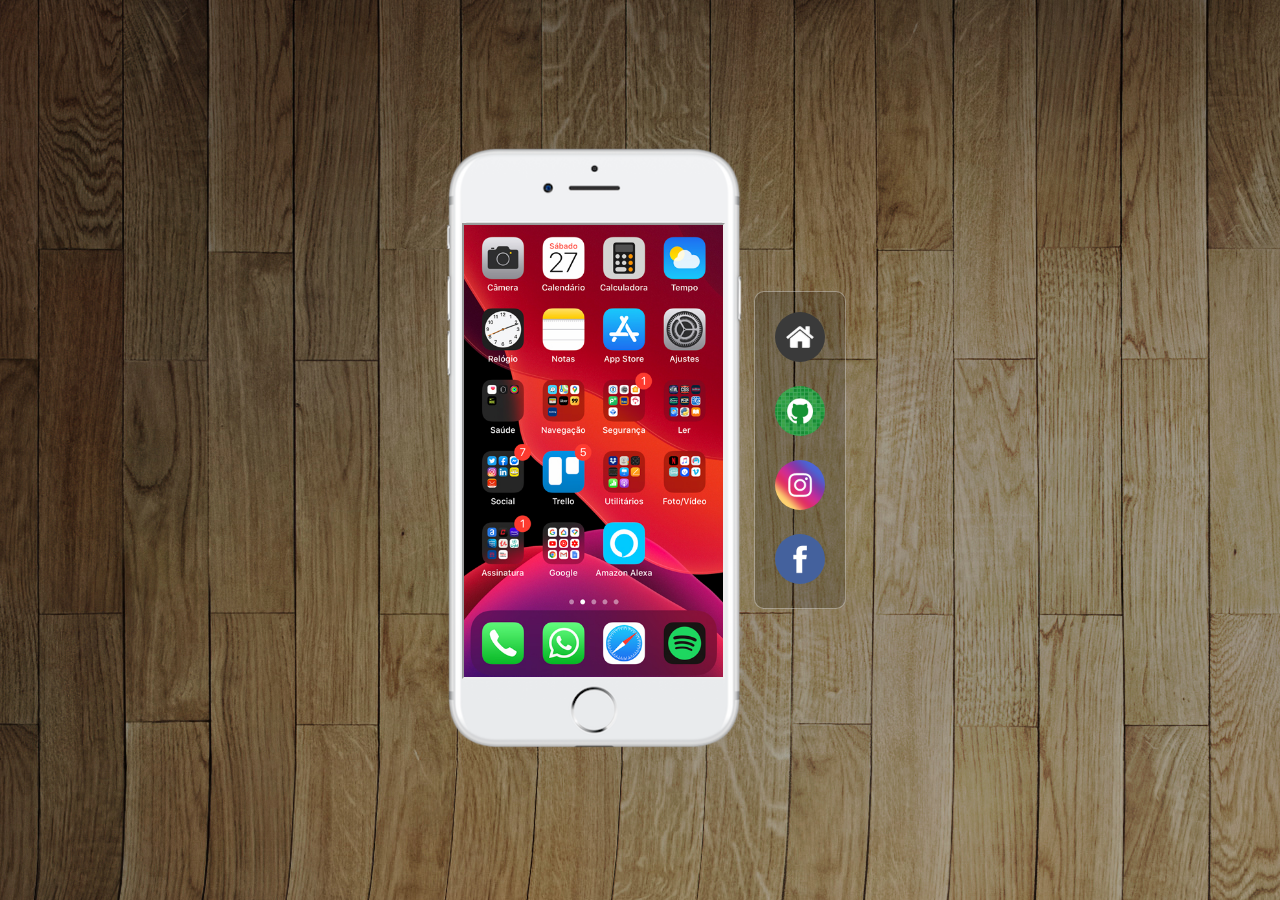
<file: index.html>
<!DOCTYPE html>
<html lang="pt-BR">
<head>
    <meta charset="UTF-8">
    <meta name="viewport" content="width=device-width, initial-scale=1.0">
    <title>Redes sociais</title>
    <link rel="stylesheet" href="css/style.css">
    <link rel="shortcut icon" href="image/favicon.ico" type="image/x-icon">
</head>
<body>
    <main id="conteiner">
        <section class="conteiner_child_01">
            <img src="image/frame-iphone.png" alt="Imagem da rede social">
            <iframe src="extra-pages/home.html" name="frame" id="iframe" >
            </iframe>

        </section>
        <section class="conteiner_child_02">
            <ul>
                <li>
                    <a href="extra-pages/home.html" target="frame">
                        <img src="image/logo-home.jpg" alt="icone Home">
                    </a>
                </li>
                <li>
                    <a href="extra-pages/github.html" target="frame">
                        <img src="image/logo-github.jpg" alt="icone Github">
                    </a>
                </li>
                <li>
                    <a href="extra-pages/instagram.html" target="frame">
                        <img src="image/logo-instagram.jpg" alt="icone Instagram">
                    </a>
                </li>
                <li>
                    <a href="extra-pages/facebook.html" target="frame">
                        <img src="image/logo-facebook.jpg" alt="icone Facebook">
                    </a>
                </li>
            </ul>
        </section>
    </main>
</body>
</html>
</file>
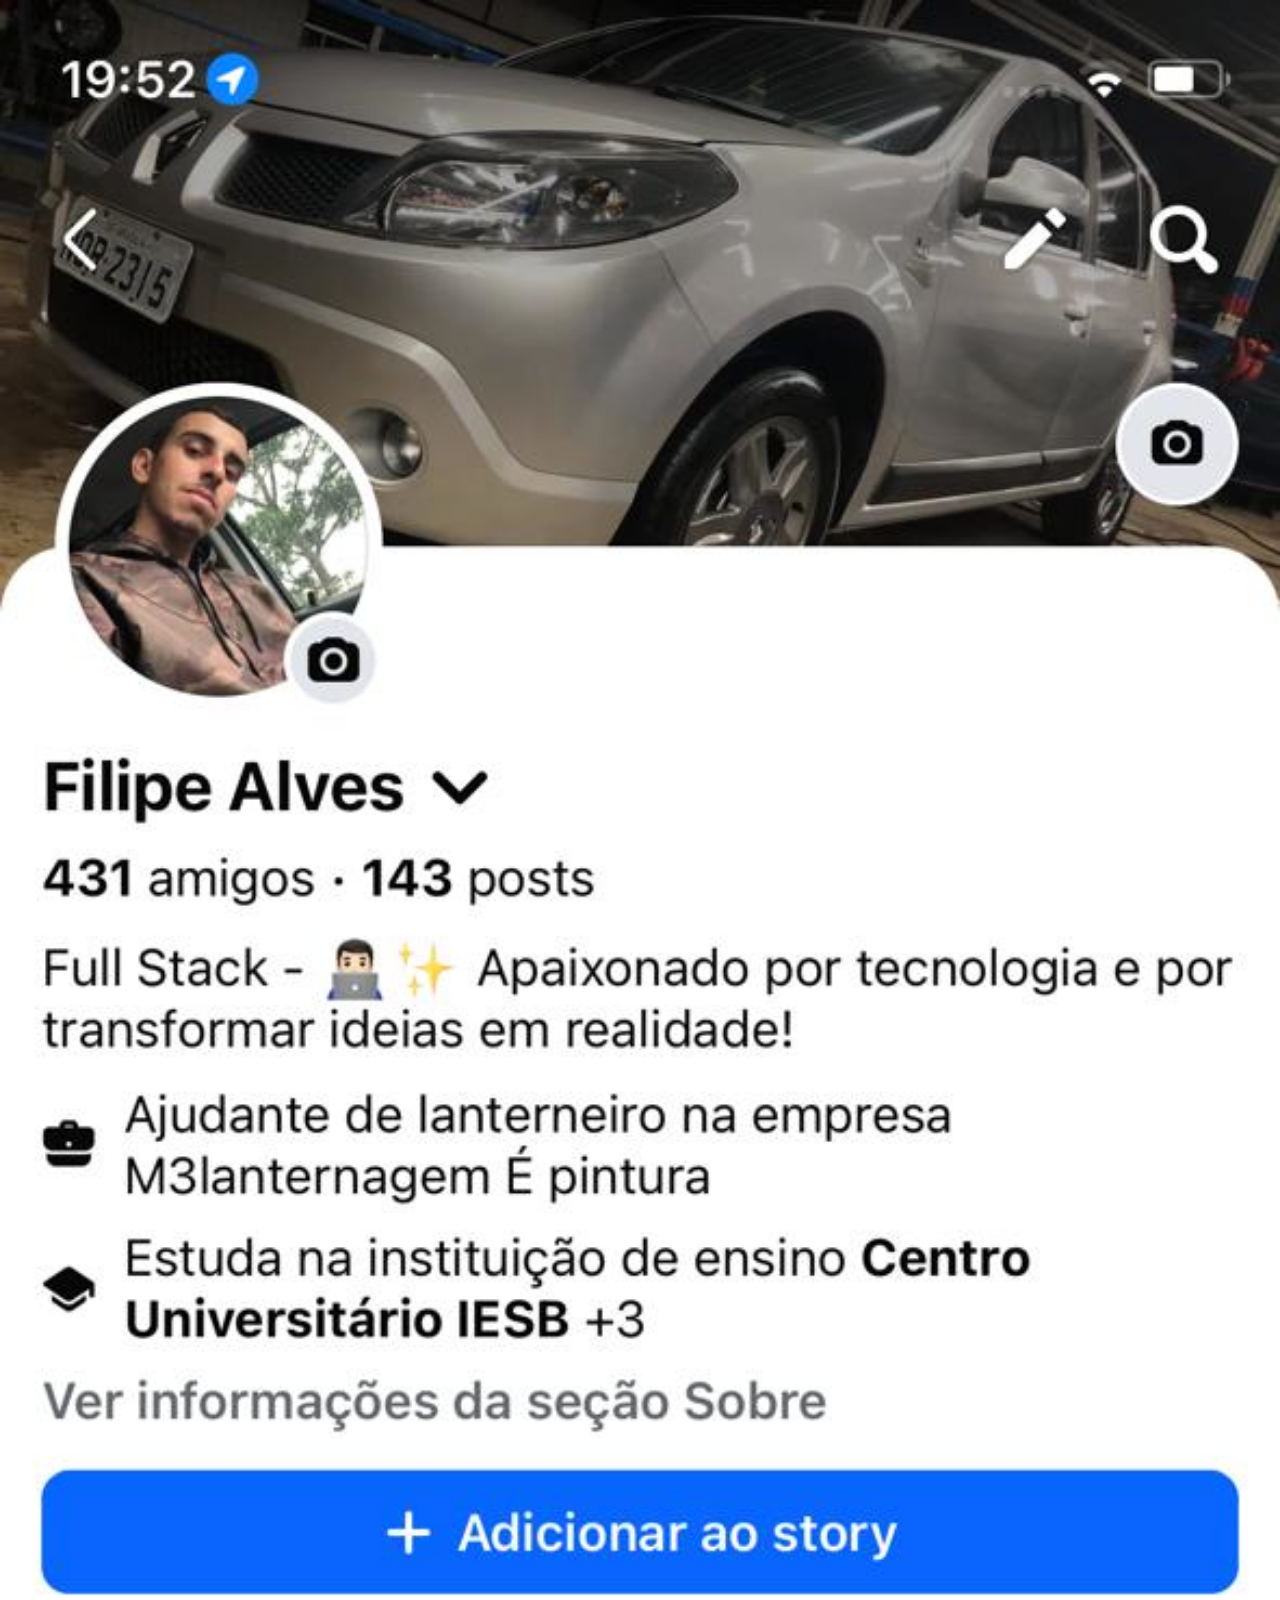
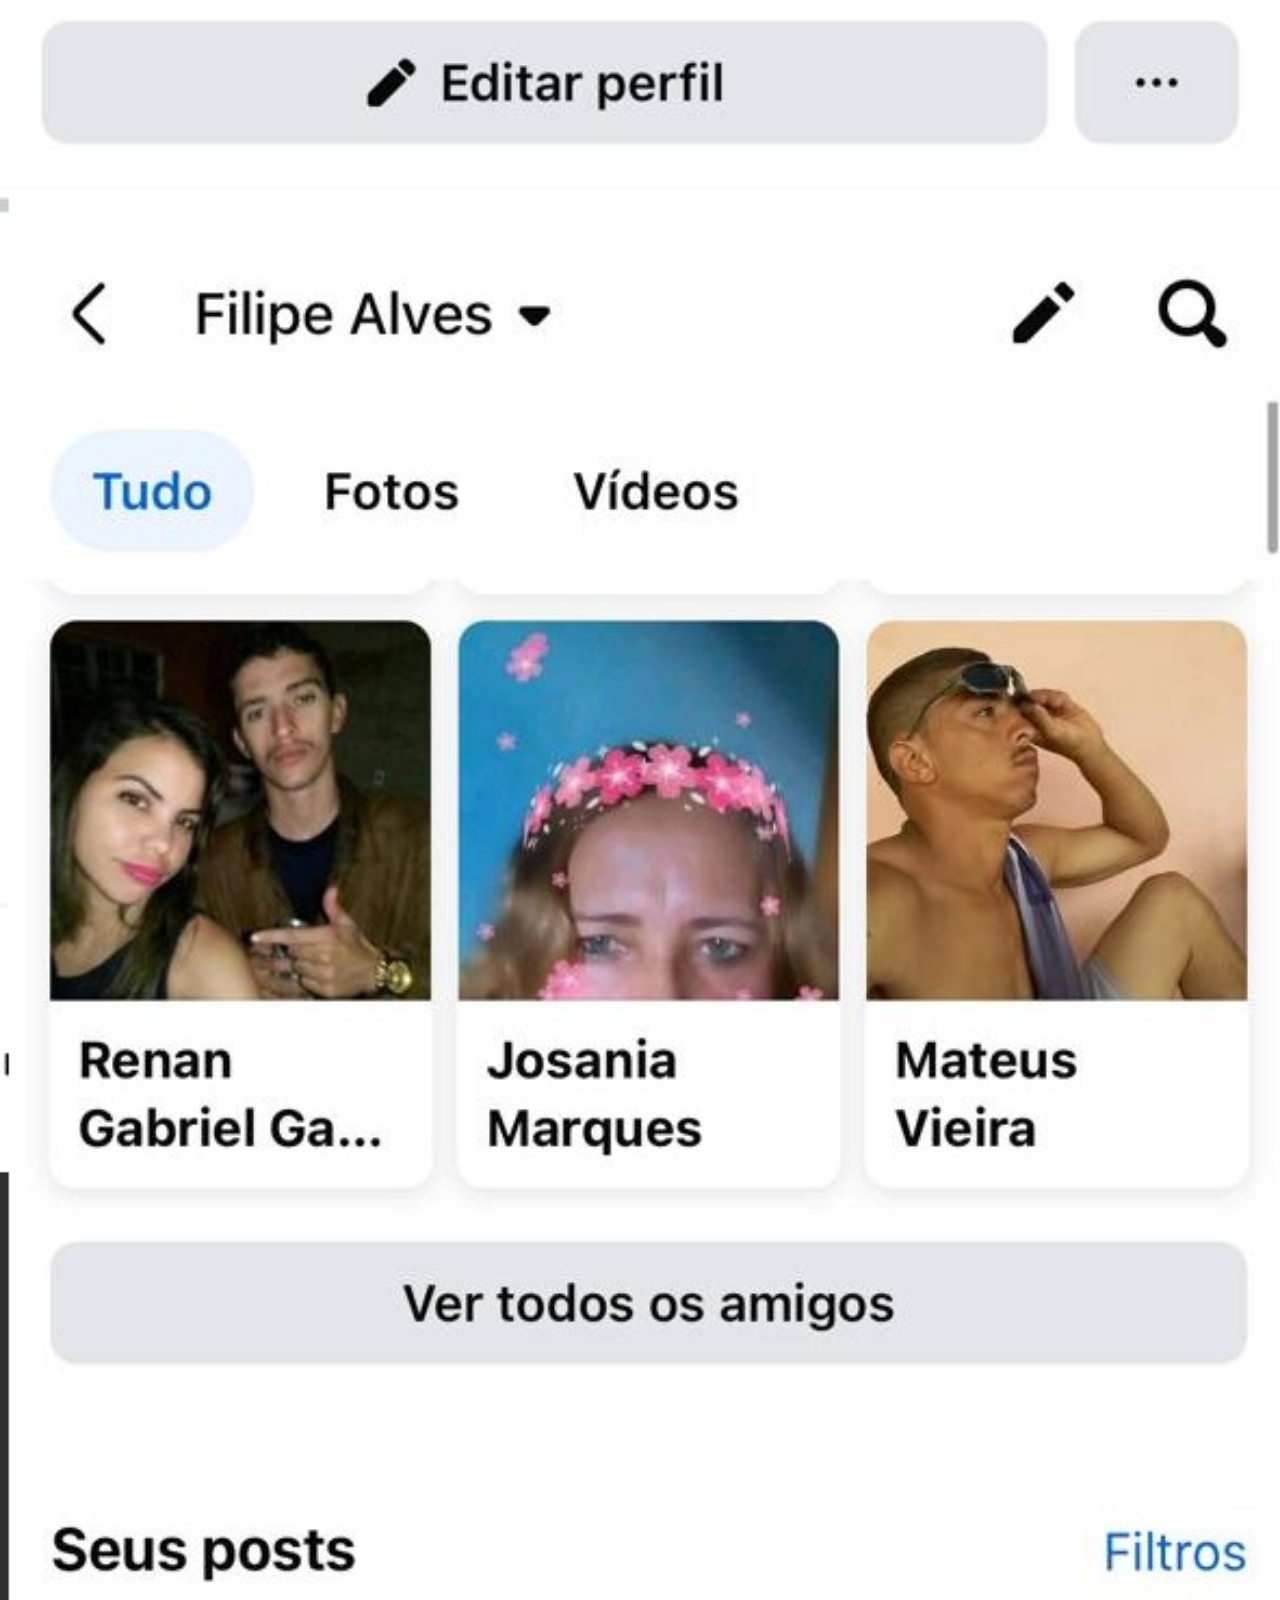
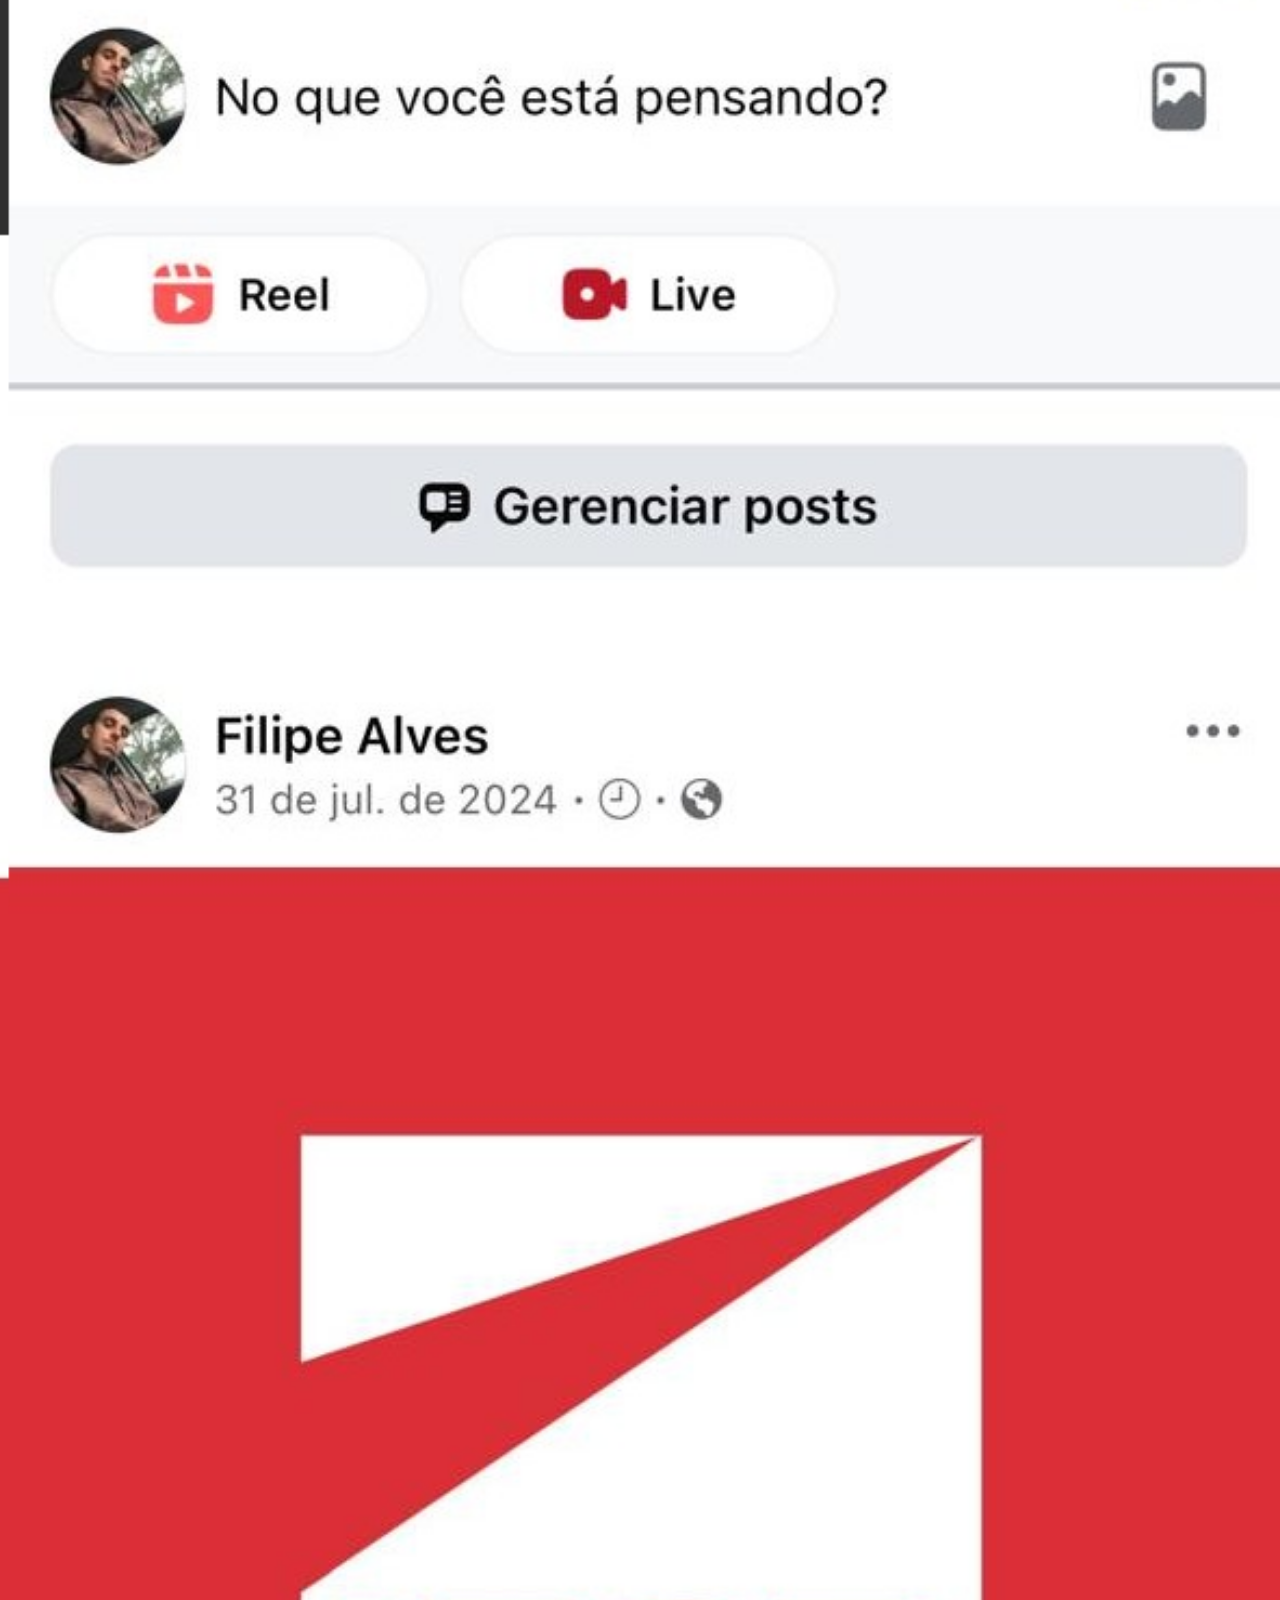
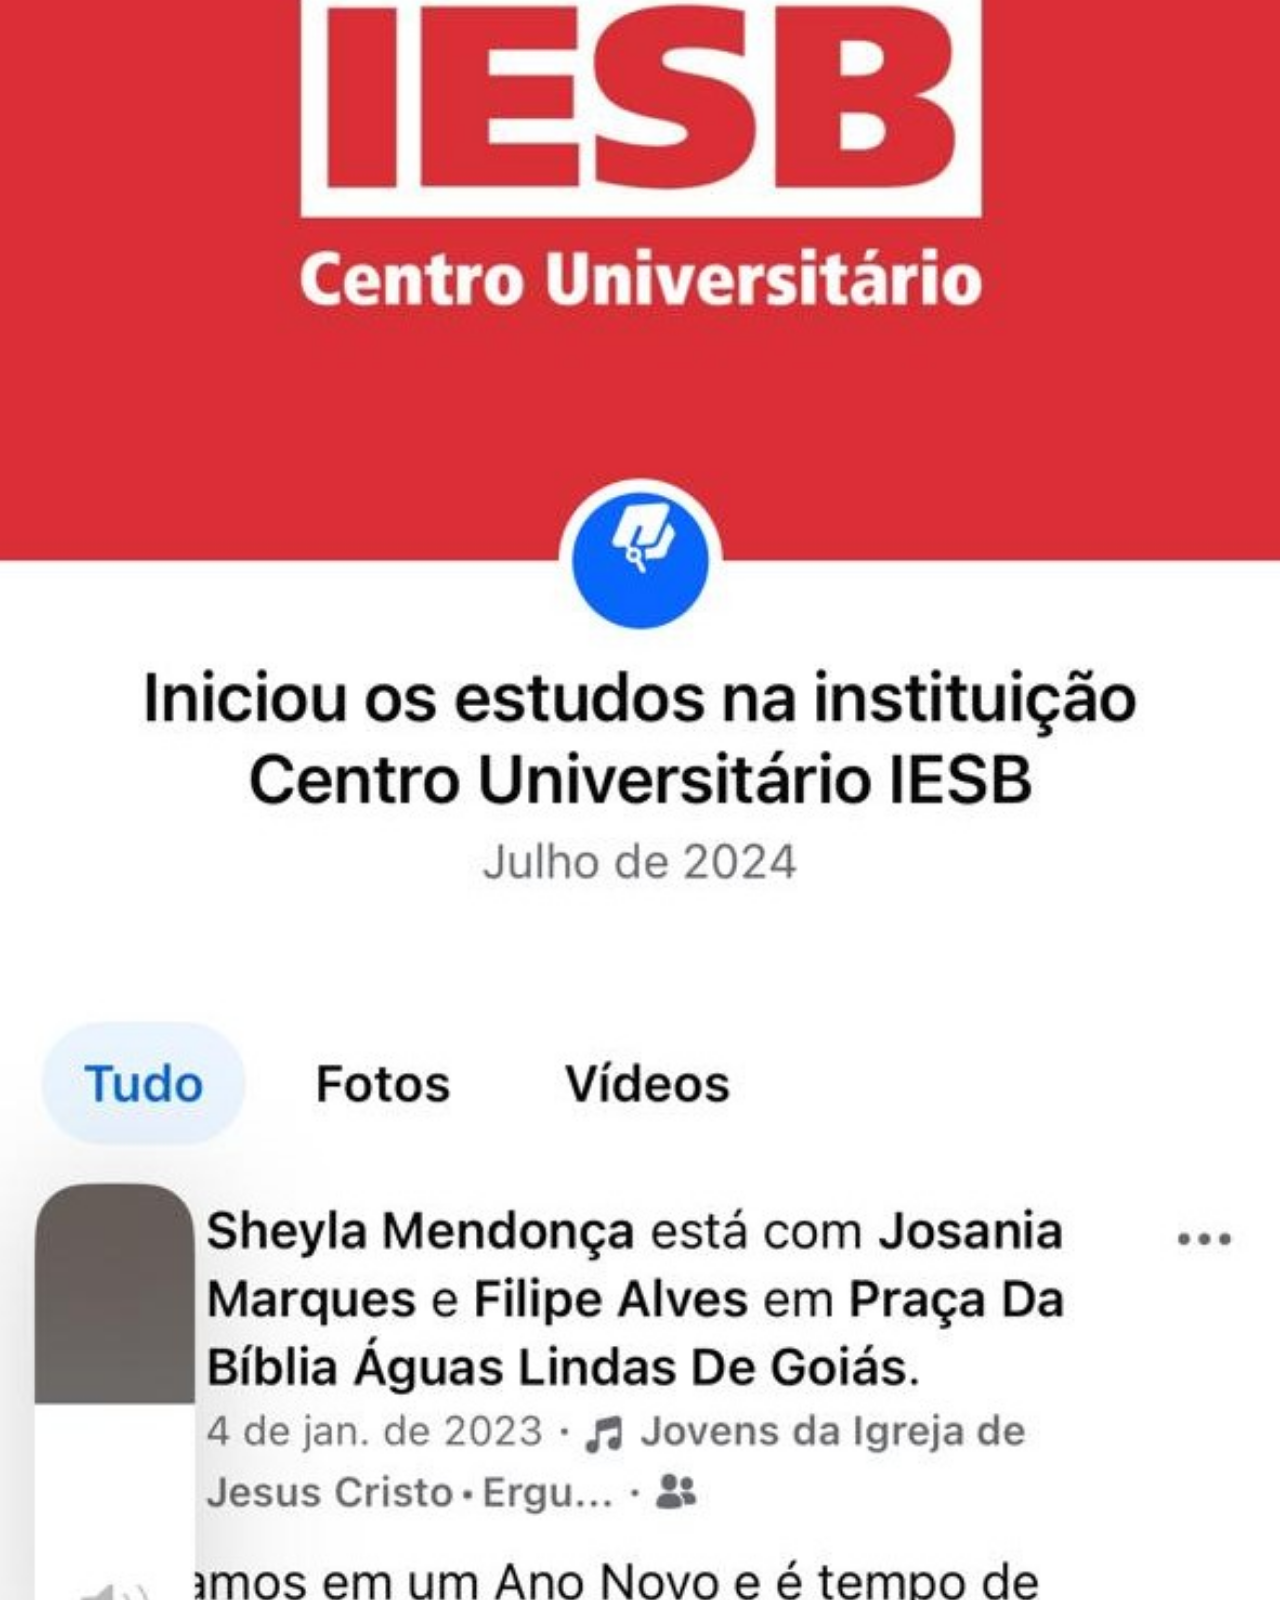
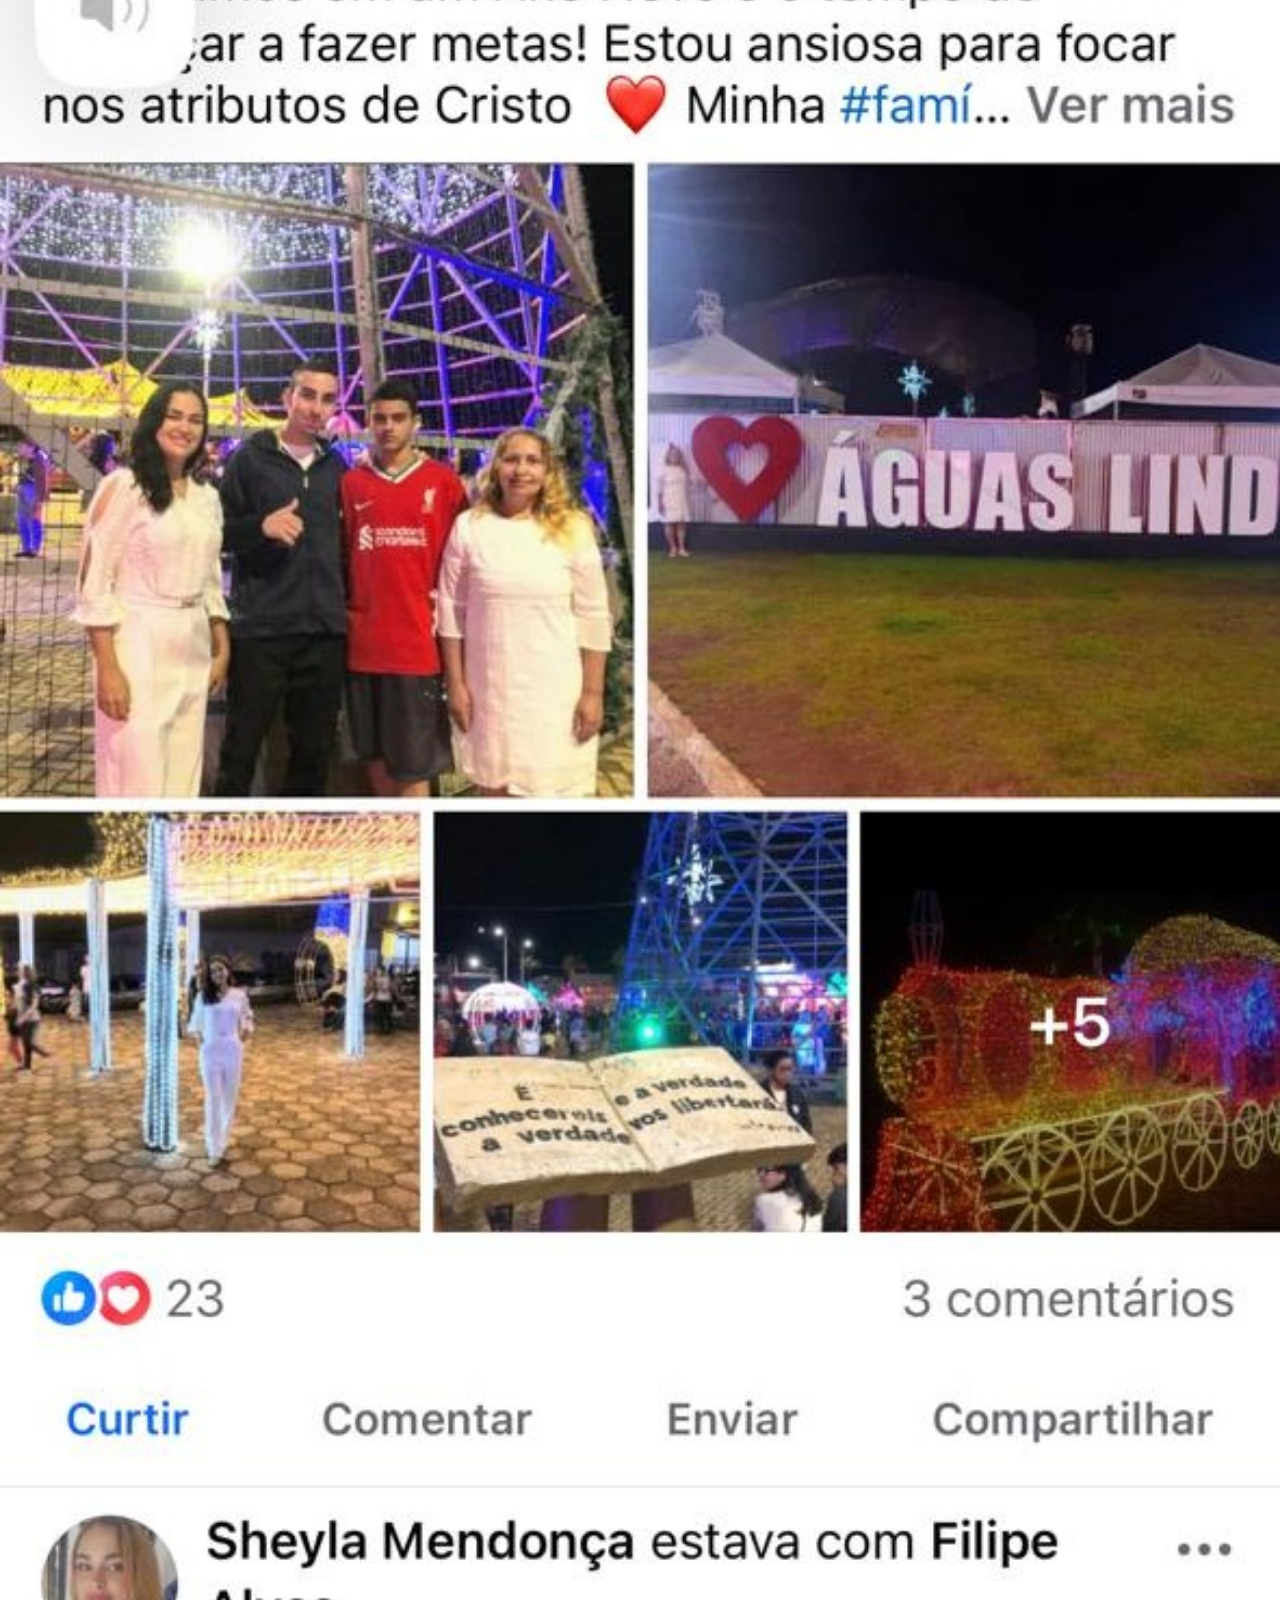
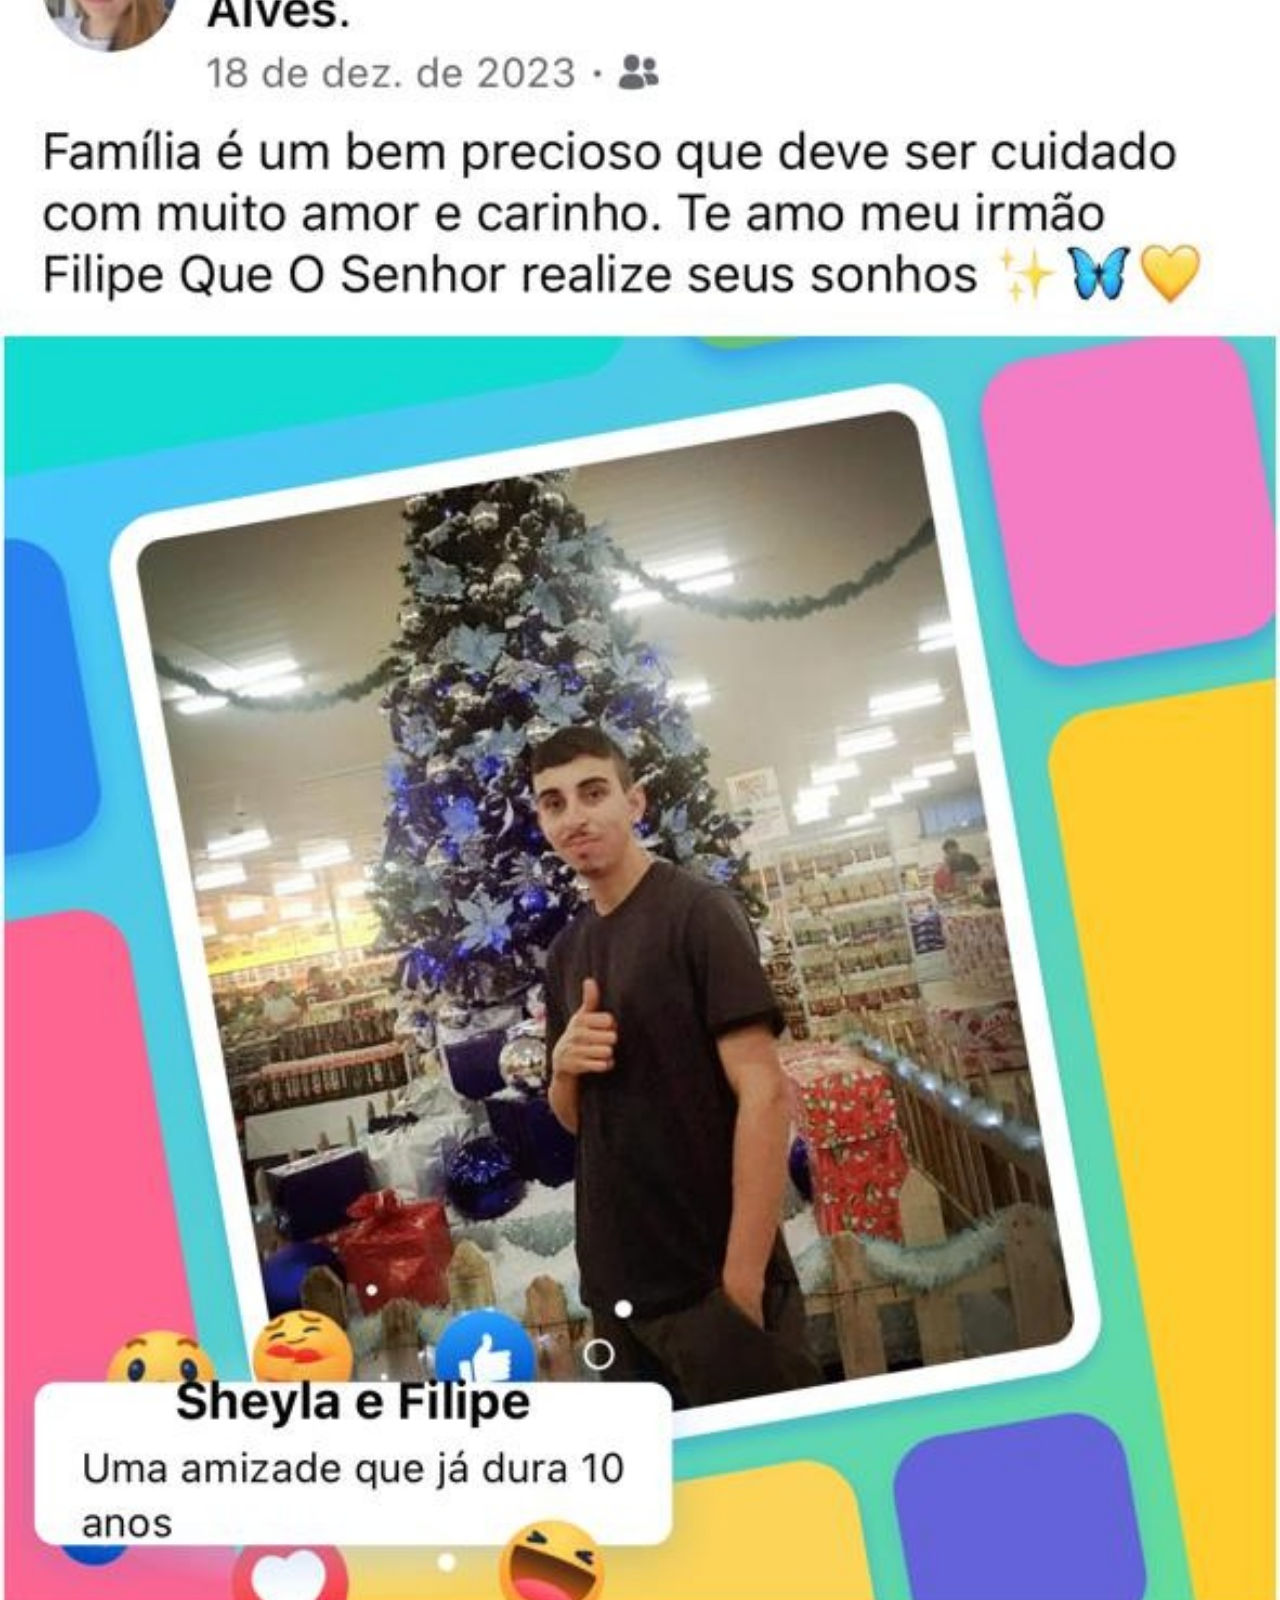
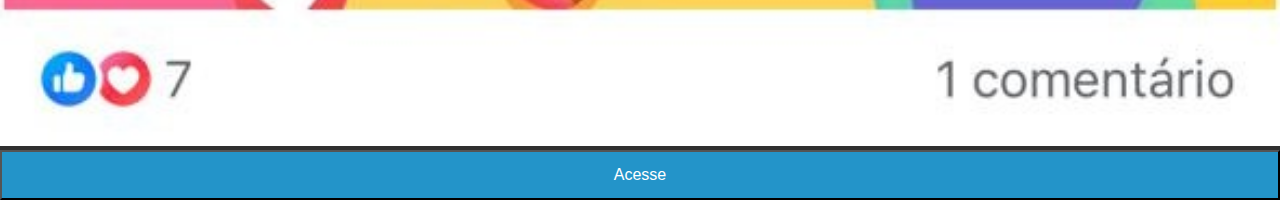
<file: extra-pages/facebook.html>
<!DOCTYPE html>
<html lang="pt-BR">
<head>
    <meta charset="UTF-8">
    <meta name="viewport" content="width=device-width, initial-scale=1.0">
    <title>Home</title>
    <style>
        * {
            margin: 0;
            padding: 0;
            box-sizing: border-box;
        }

        body::-webkit-scrollbar {
            width: 0;
            height: 0;
        }

        body {
            height: 100vh;
            background-color: rgba(0, 0, 0, 0.815);
        }
        img {
            width: 100%;
        }
        input {
            width: 100vw;
            height: 50px;

            background-color: rgb(35, 148, 201);
            color: white;

            font-size: 1em;

            font-family: Arial, Helvetica, sans-serif;
        }
    </style>
</head>
<body>
    <img src="../image/telaFacebook.png" alt="print do facebook">
    <a href="https://www.facebook.com/FilipeA520/" target="_blank" rel="external"><input type="button" value="Acesse"></a>
</body>
</html>
</file>
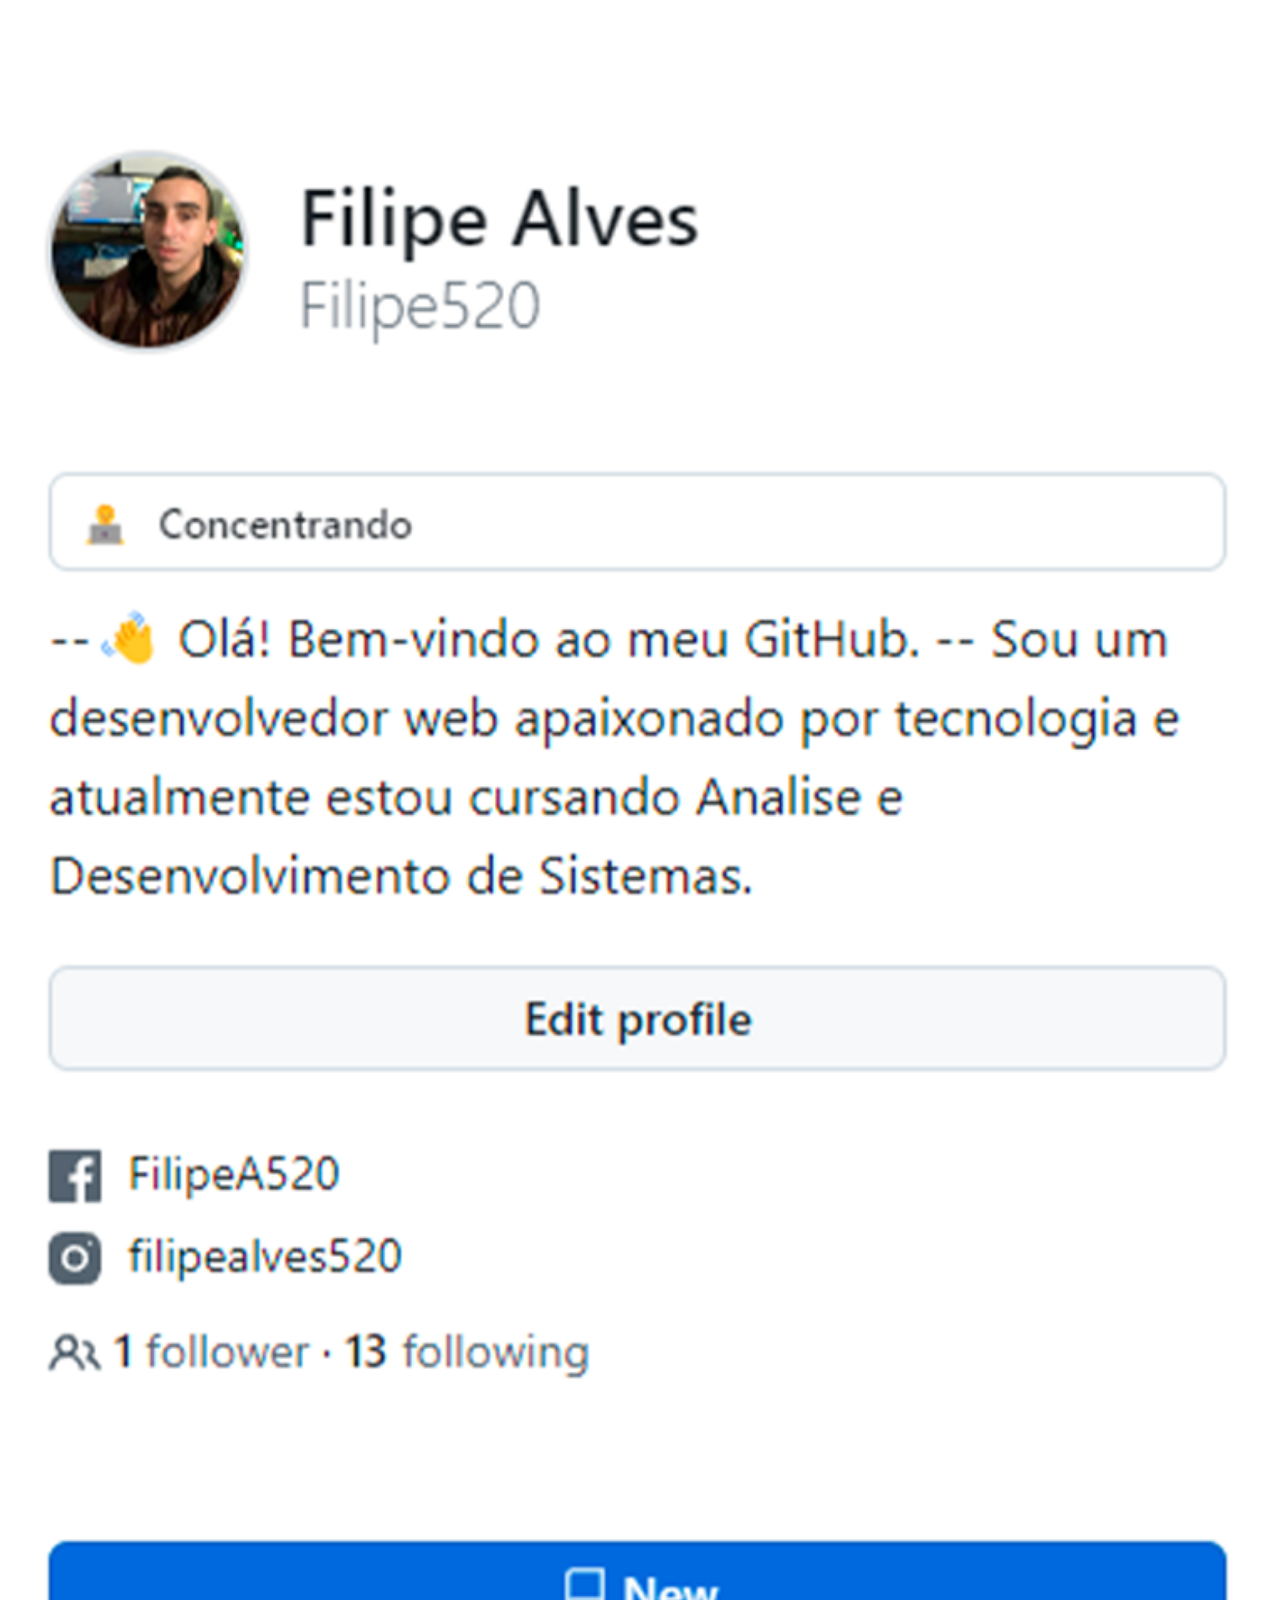
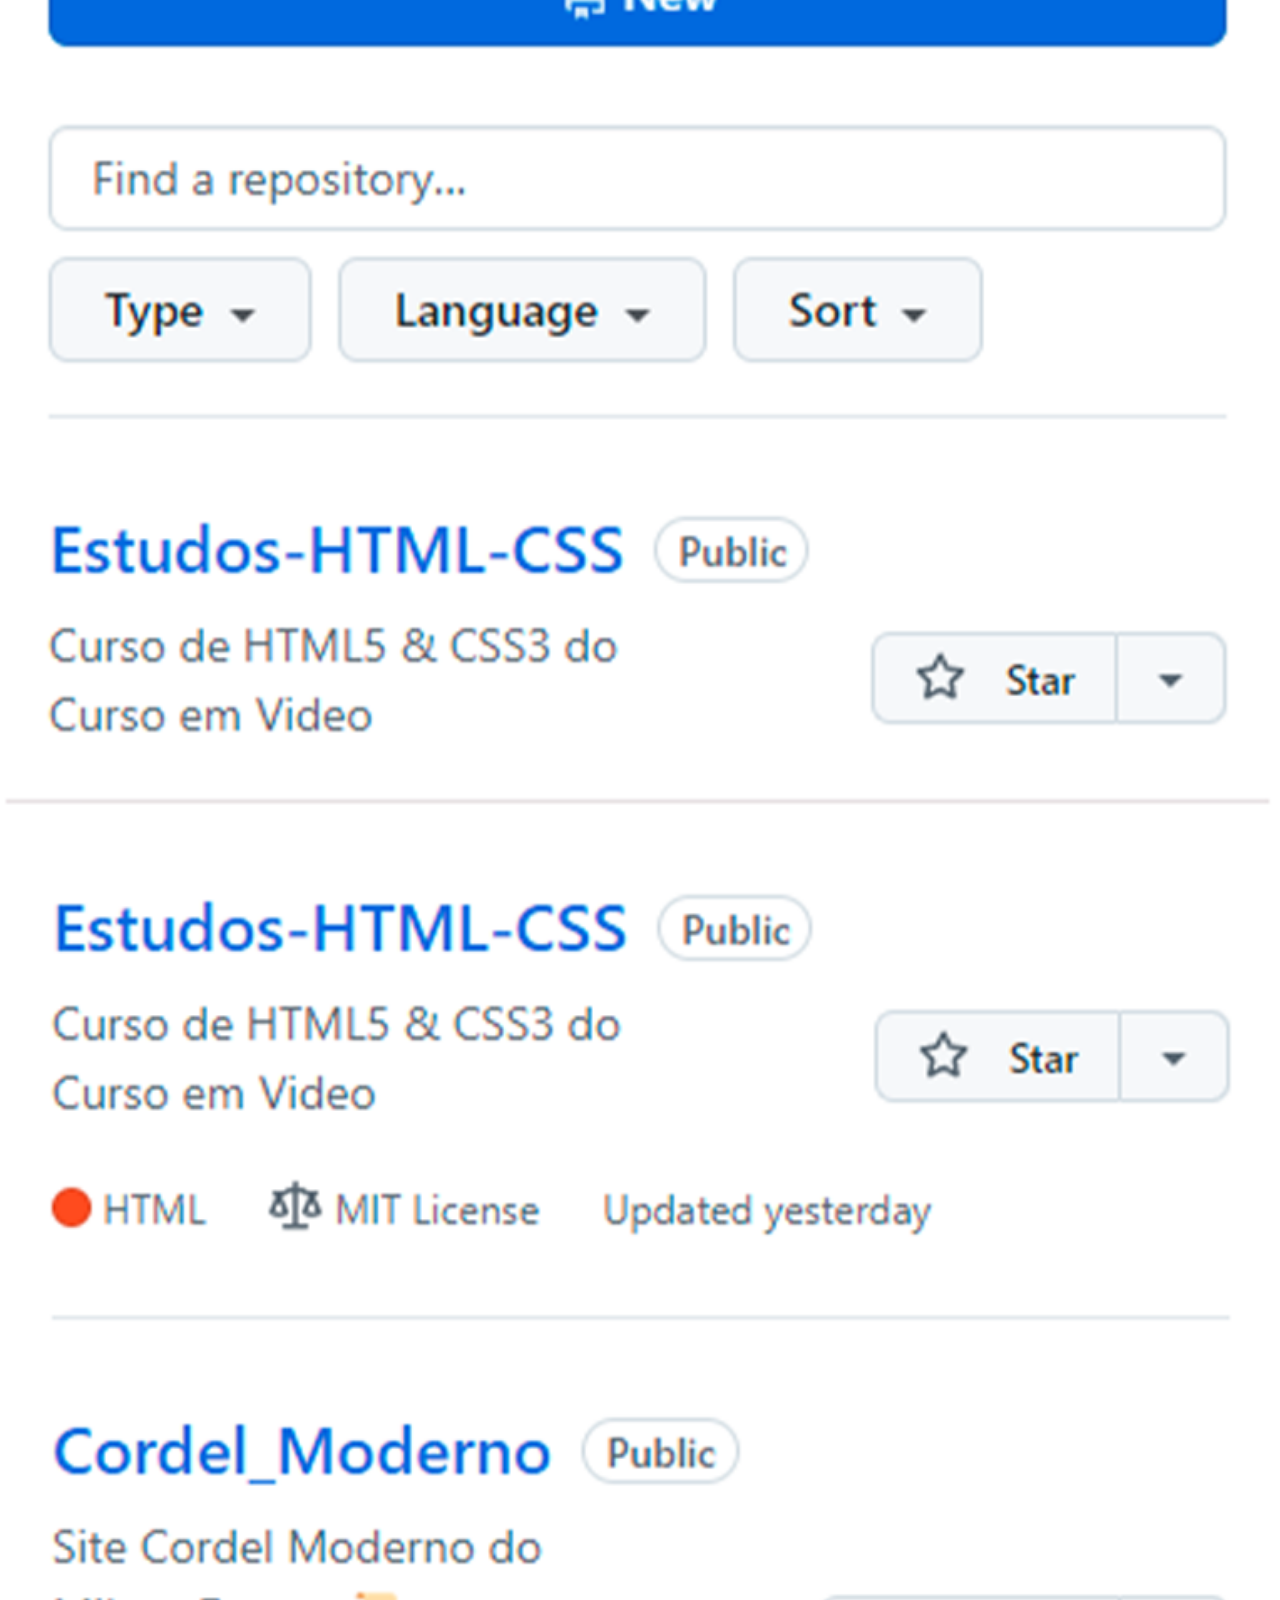
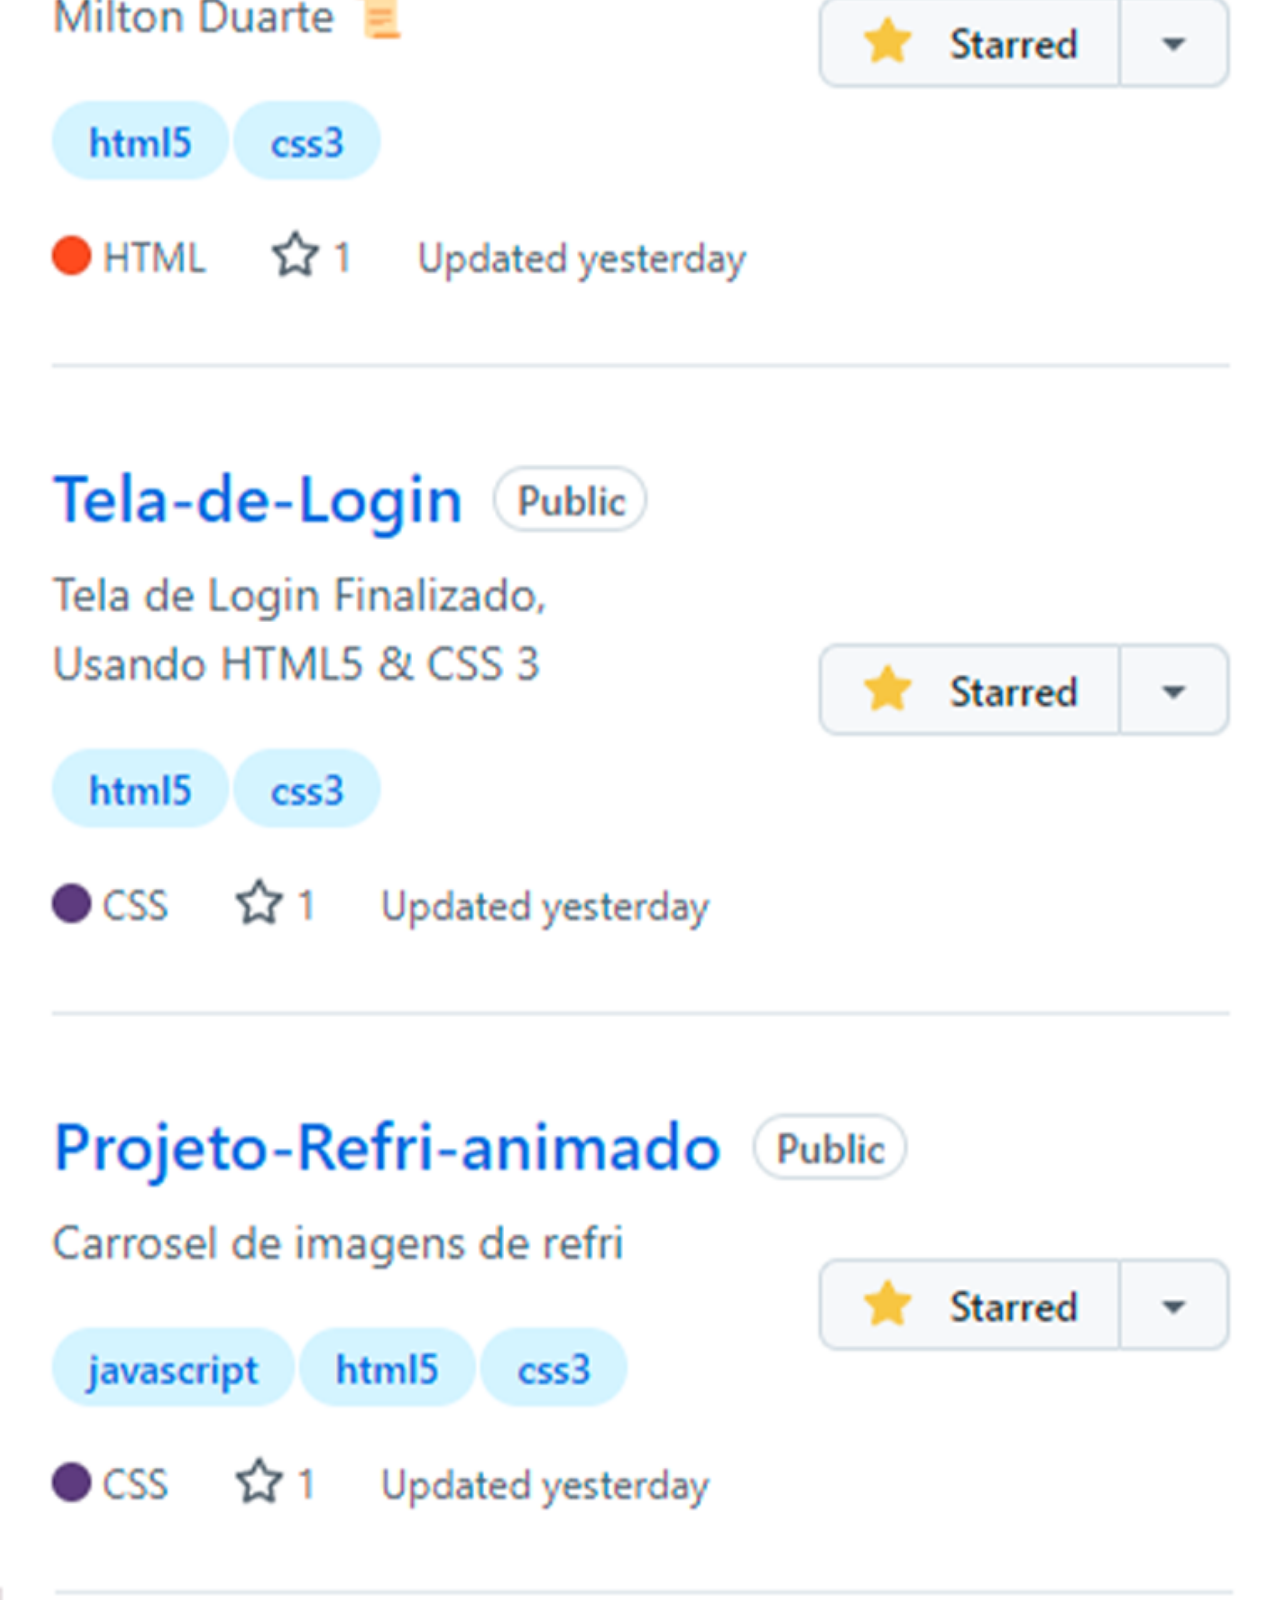
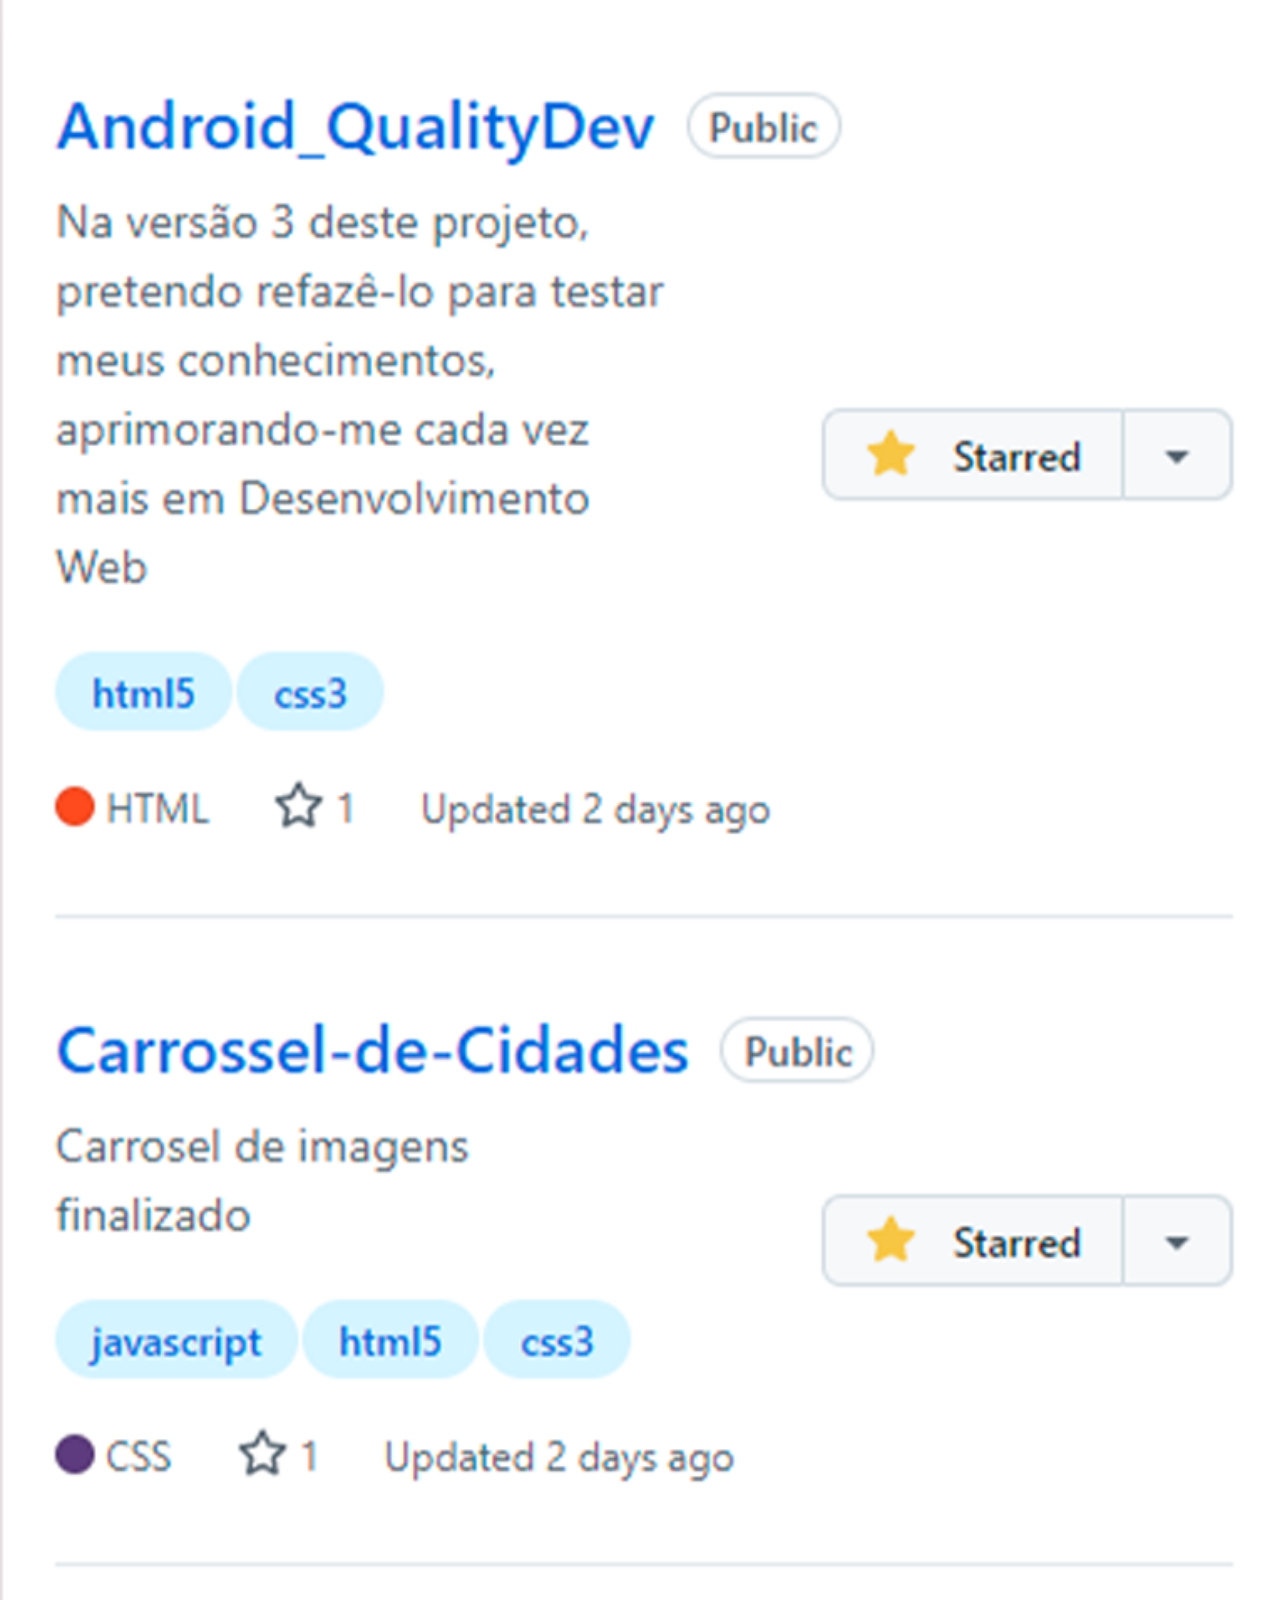
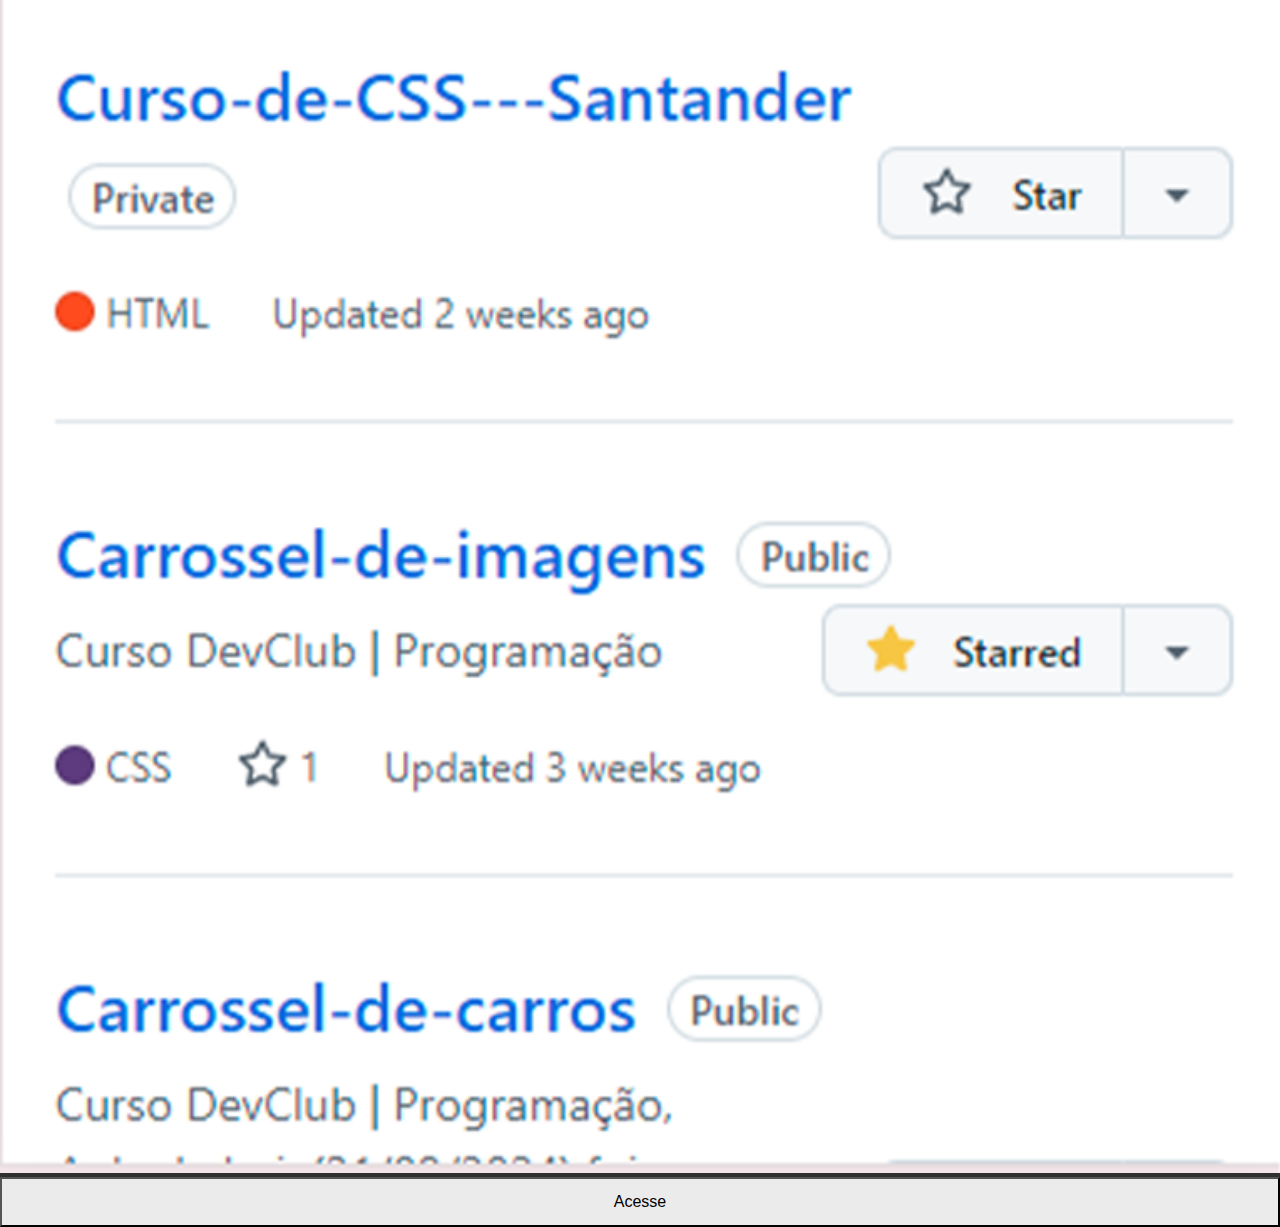
<file: extra-pages/github.html>
<!DOCTYPE html>
<html lang="pt-BR">
<head>
    <meta charset="UTF-8">
    <meta name="viewport" content="width=device-width, initial-scale=1.0">
    <title>Home</title>
    <style>
        * {
            margin: 0;
            padding: 0;
            box-sizing: border-box;
        }

        body::-webkit-scrollbar {
            width: 0;
            height: 0;
        }

        body {
            height: 100vh;
            background-color: rgba(0, 0, 0, 0.815);
        }
        img {
            width: 100%;
        }
        input {
            width: 100vw;
            height: 50px;

            background-color: rgb(235, 235, 235);
            color: rgb(0, 0, 0);

            font-size: 1em;

            font-family: Arial, Helvetica, sans-serif;
        }
    </style>
</head>
<body>
    <img src="../image/img-GitHub.png" alt="print do github">
    <a href="https://github.com/Filipe520?tab=repositories" target="_blank" rel="external"><input type="button" value="Acesse"></a>
</body>
</html>
</file>
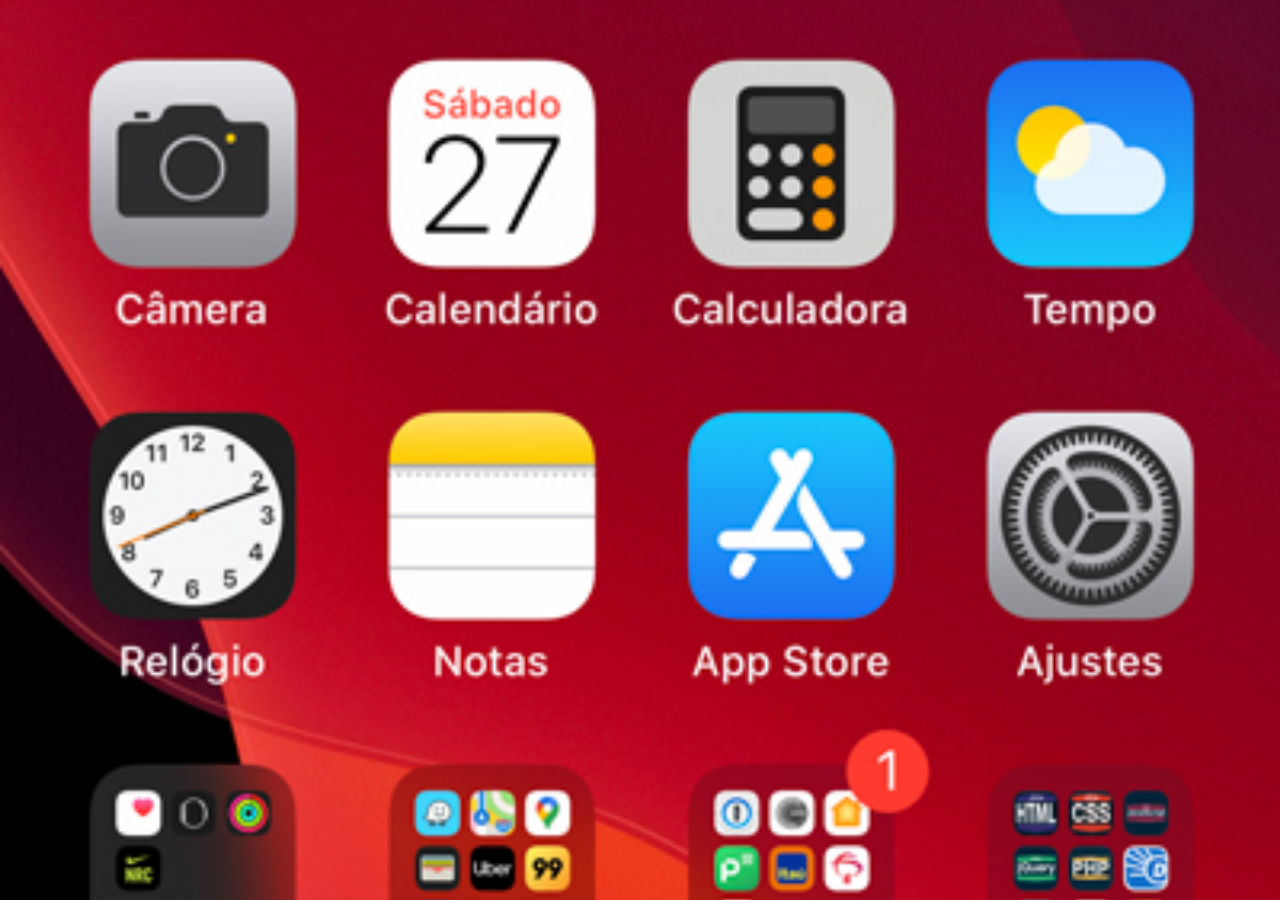
<file: extra-pages/home.html>
<!DOCTYPE html>
<html lang="pt-BR">
<head>
    <meta charset="UTF-8">
    <meta name="viewport" content="width=device-width, initial-scale=1.0">
    <title>Home</title>
    <style>
        * {
            margin: 0;
            padding: 0;
            box-sizing: border-box;
        }

        body::-webkit-scrollbar {
            width: 0;
            height: 0;
        }

        body {
            height: 100vh;
            background-color: rgba(0, 0, 0, 0.815);

            background: url(../image/tela-home.jpg);
            background-size: cover;
        }

    </style>
</head>
<body>
</body>
</html>
</file>
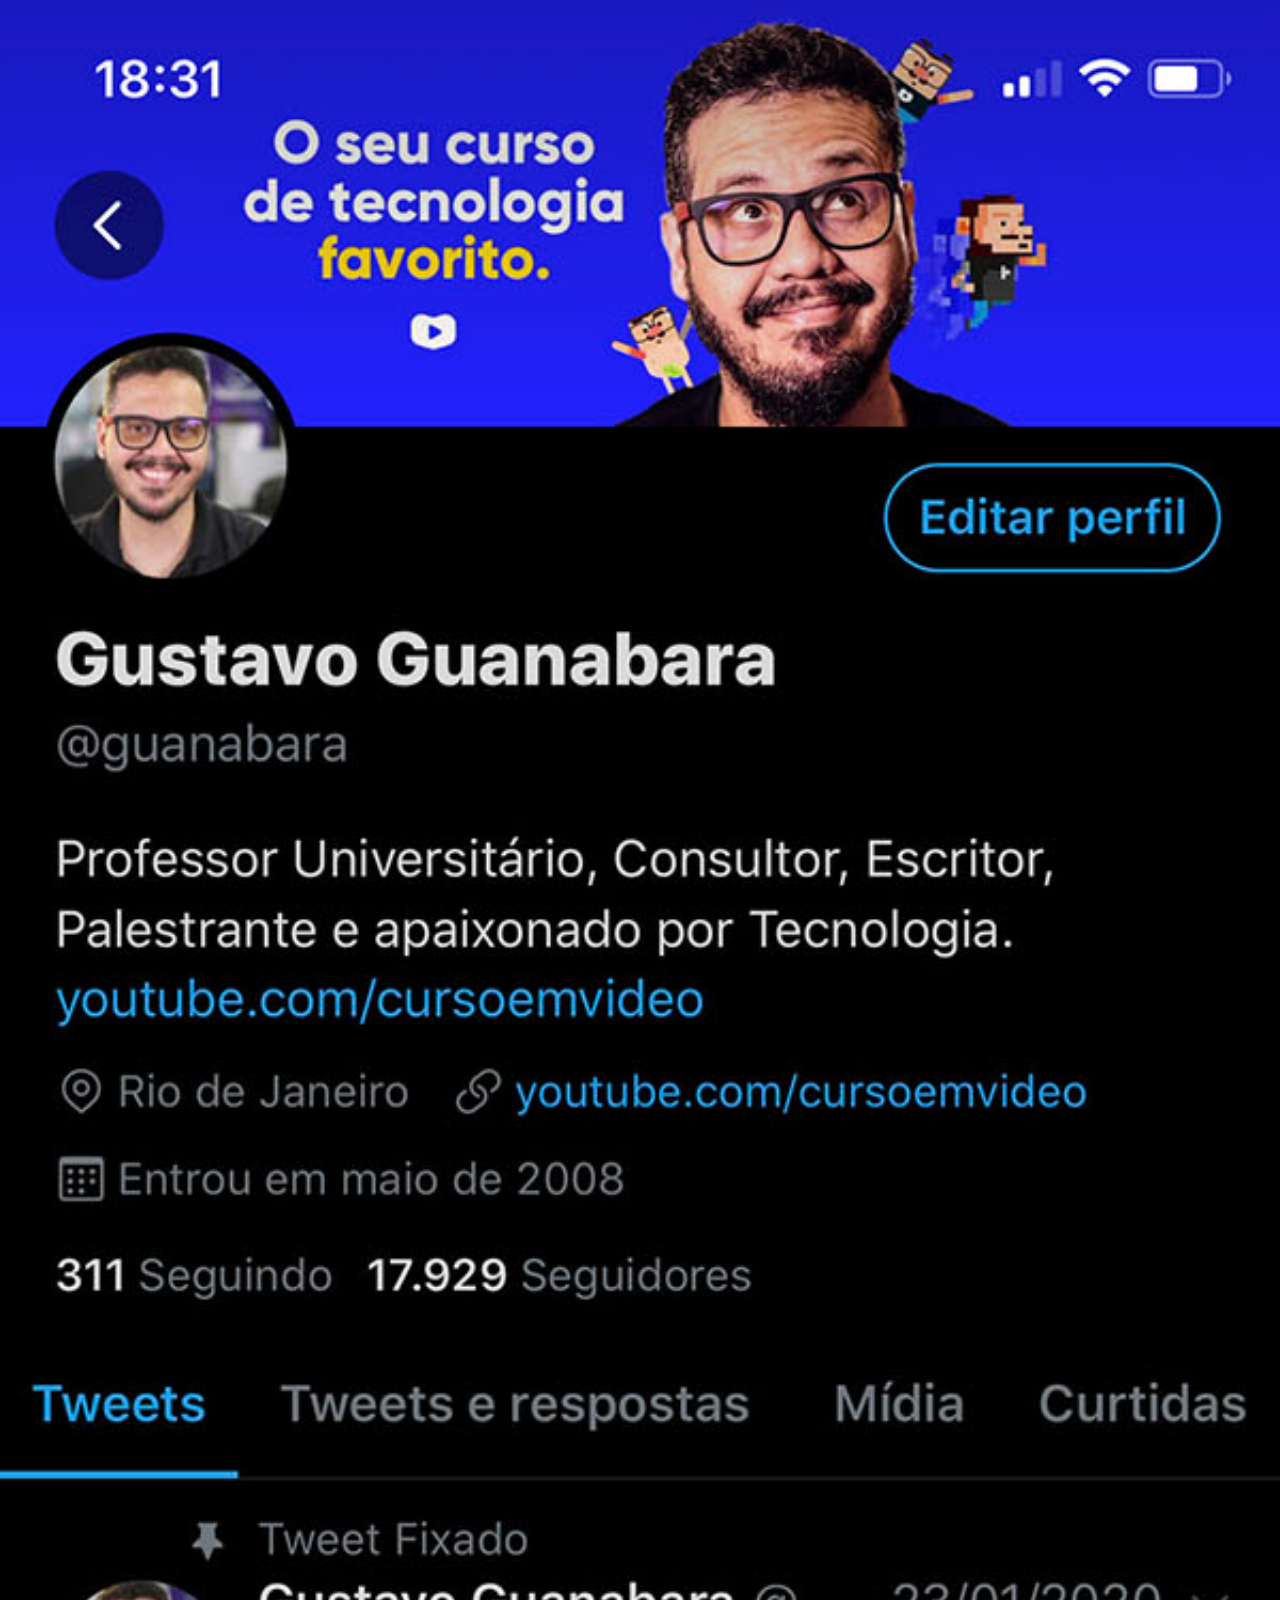
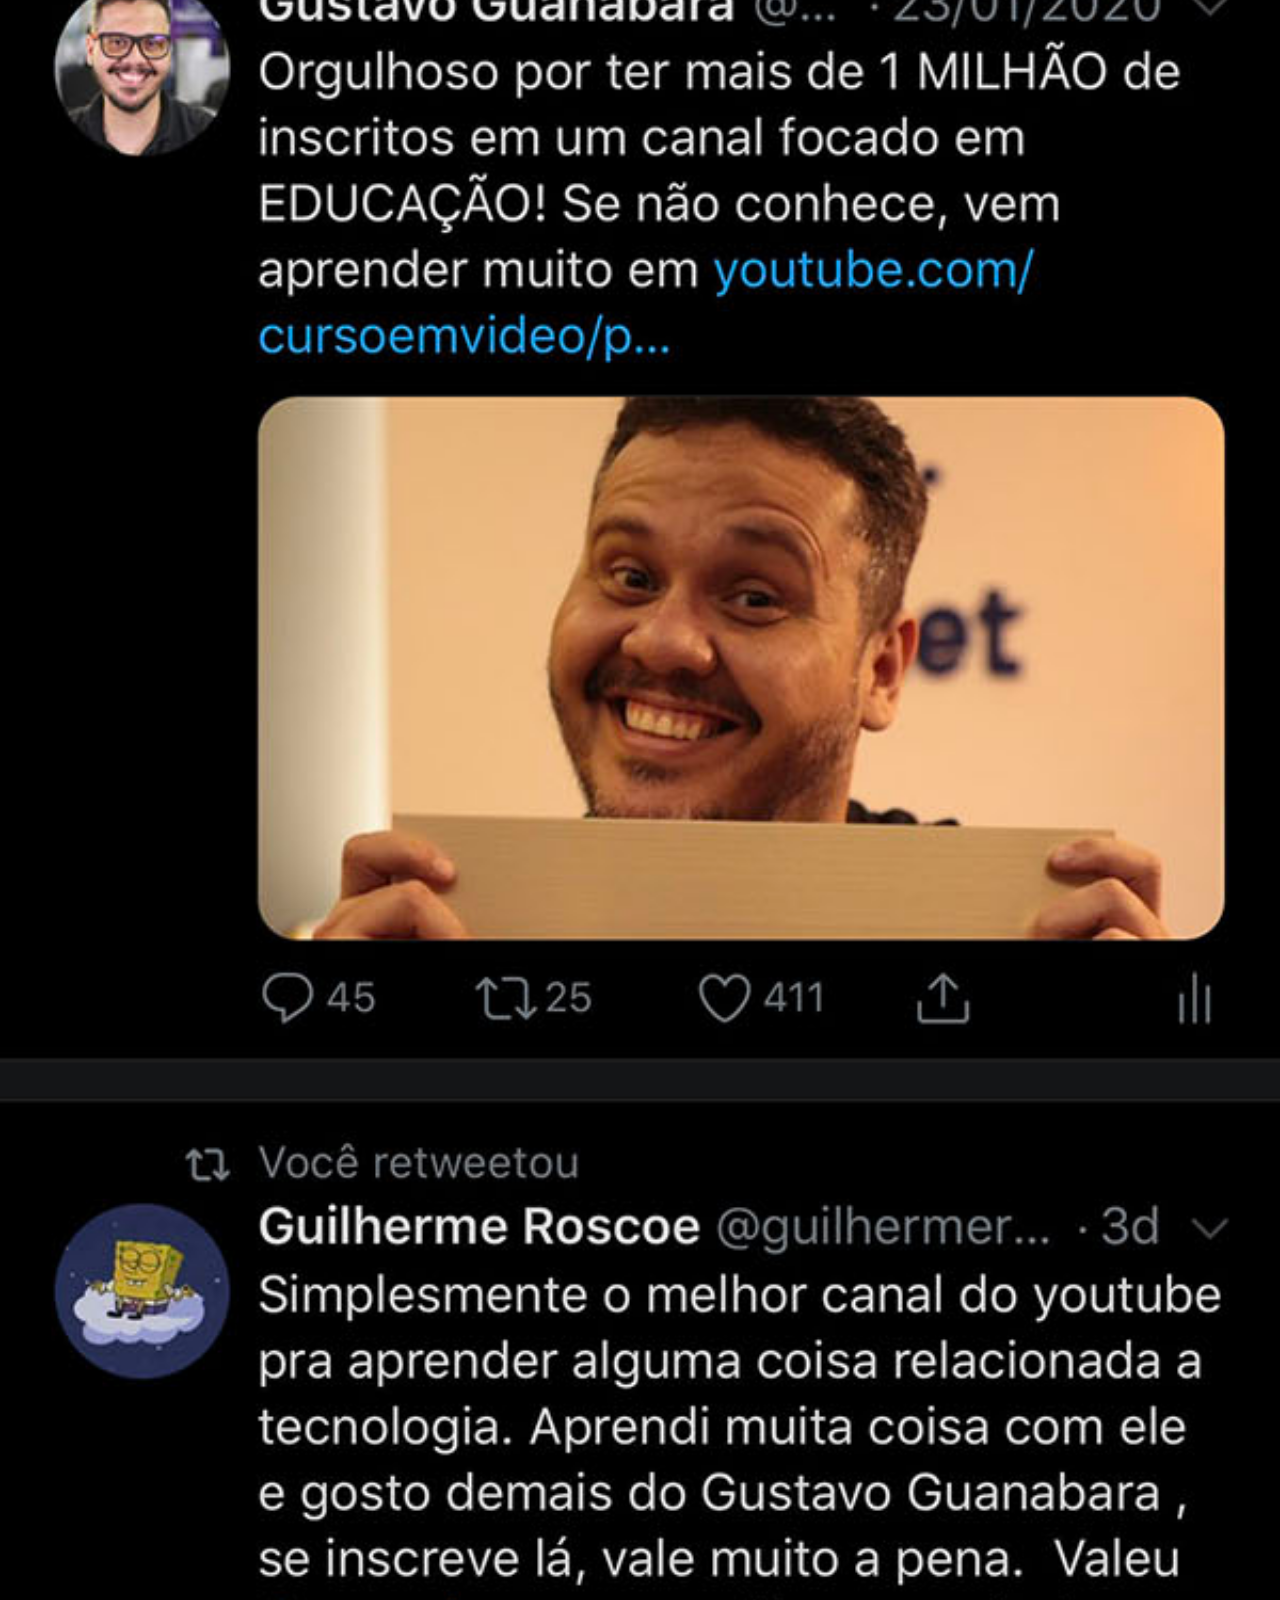
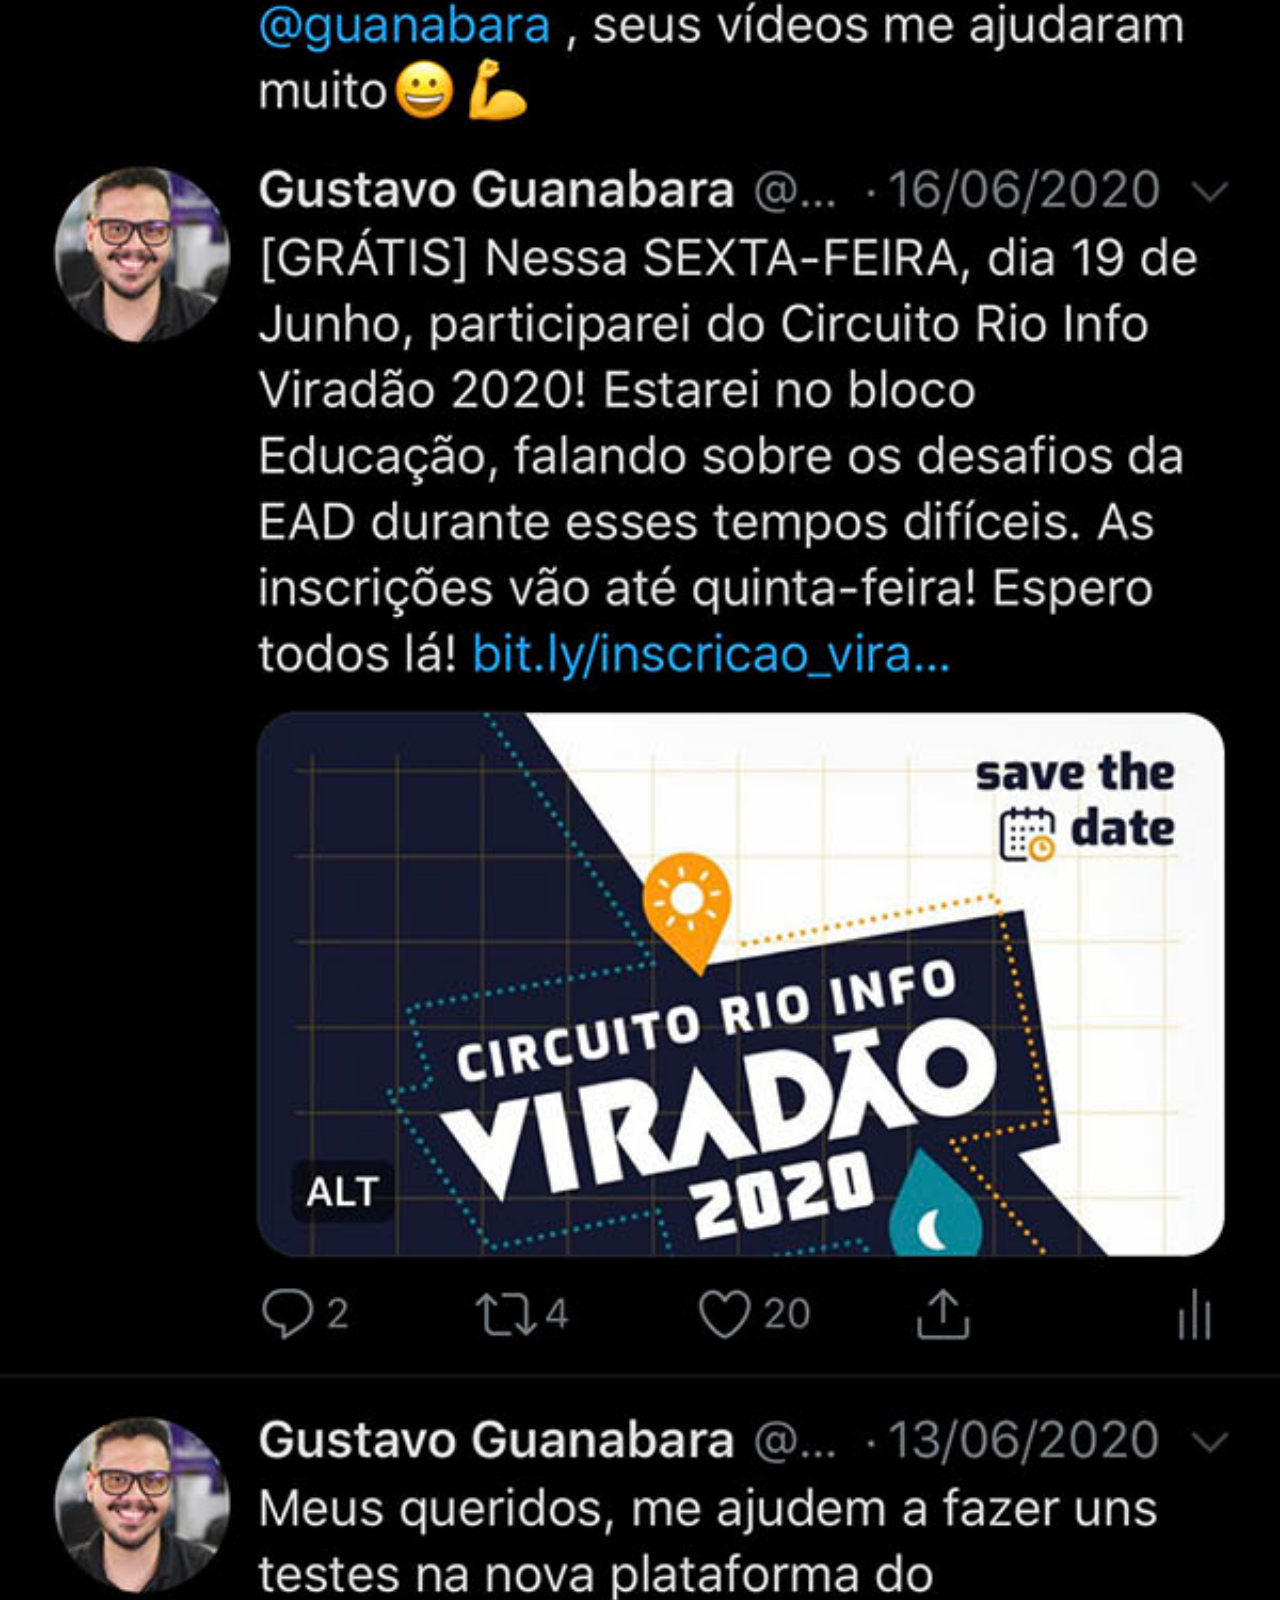
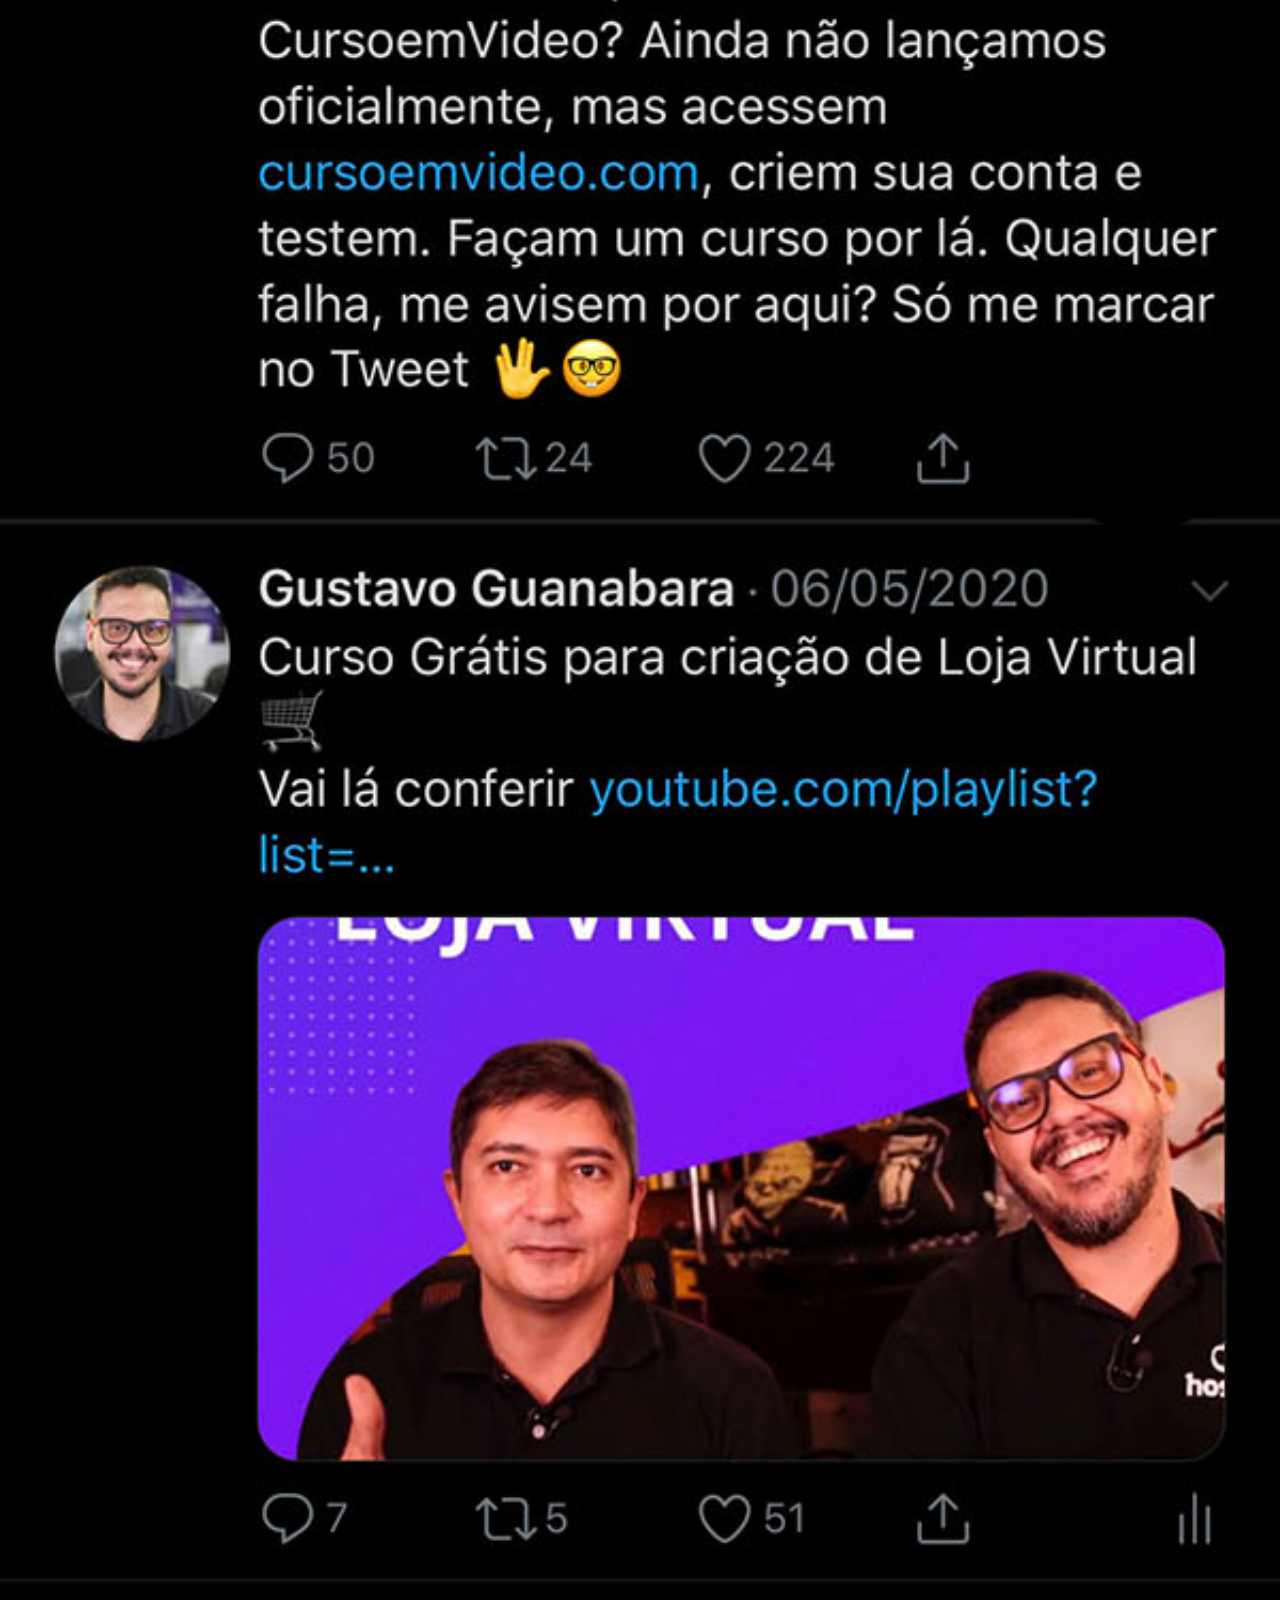
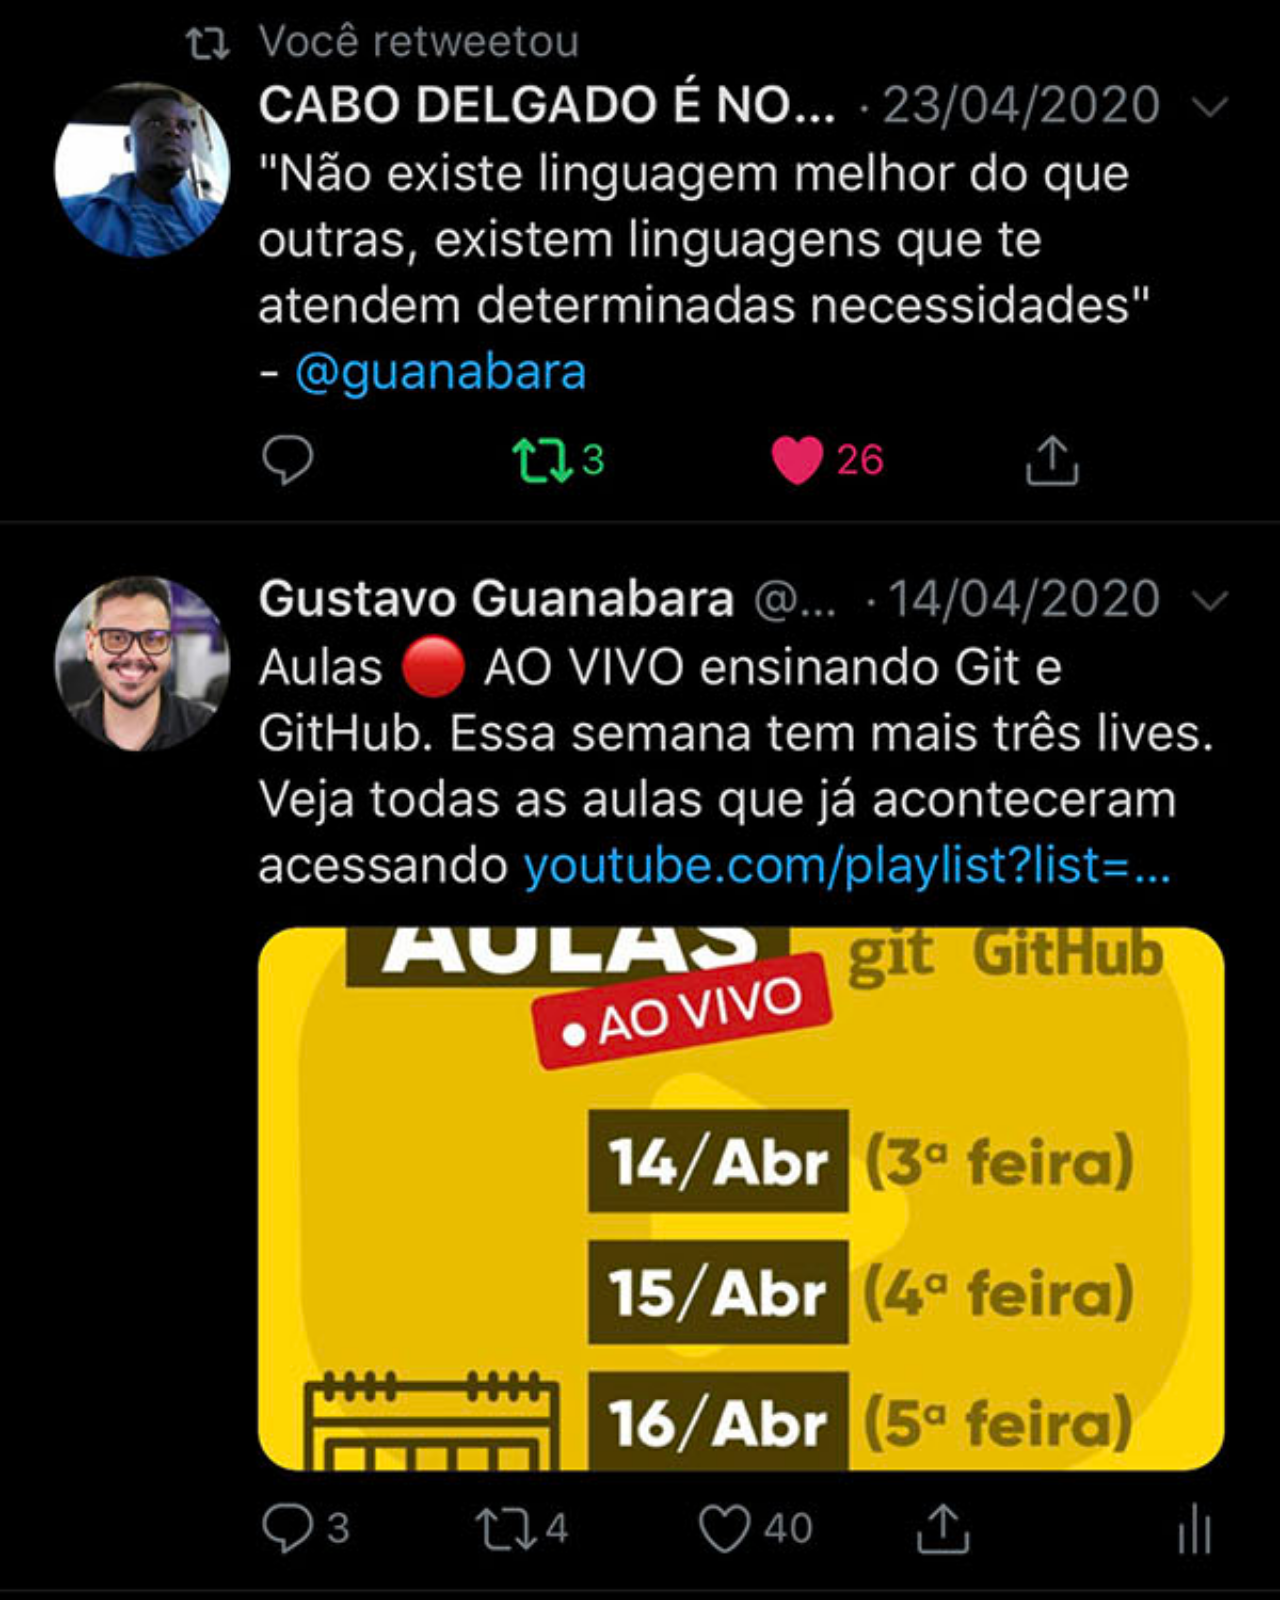
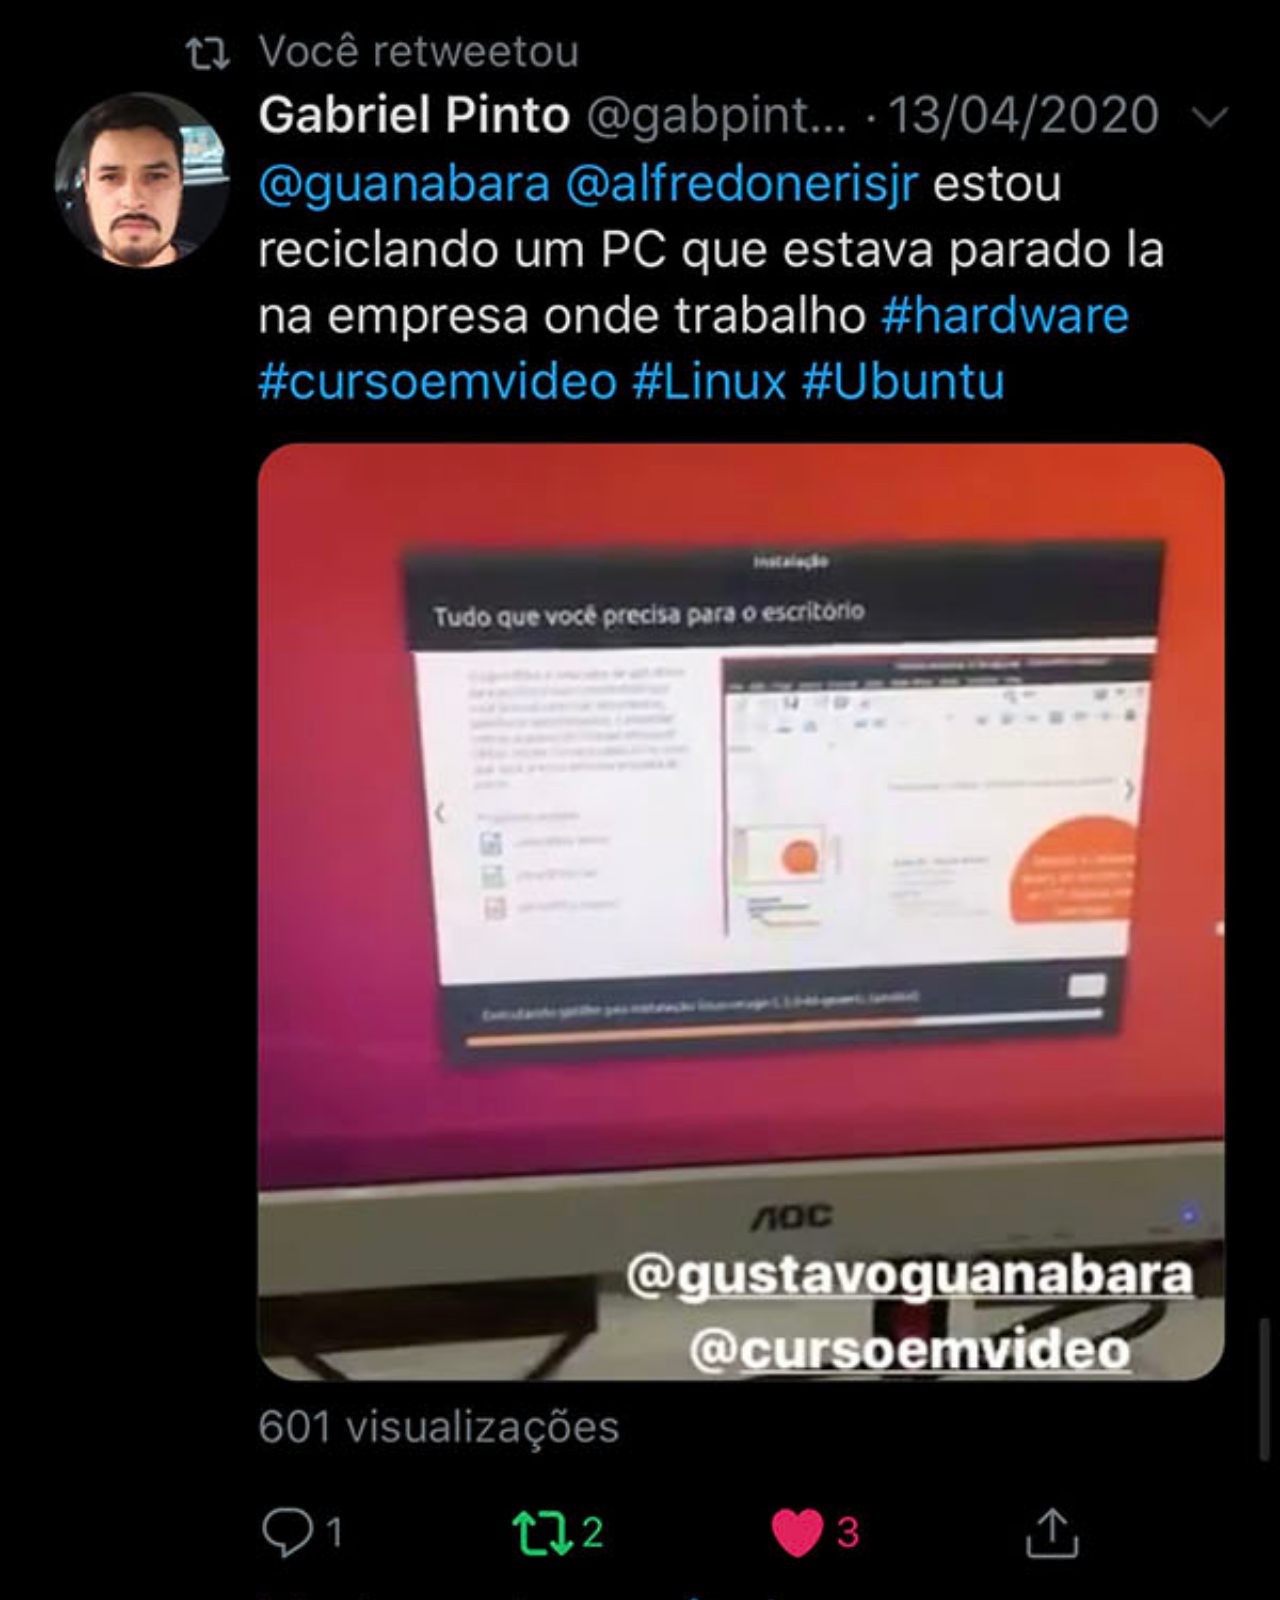
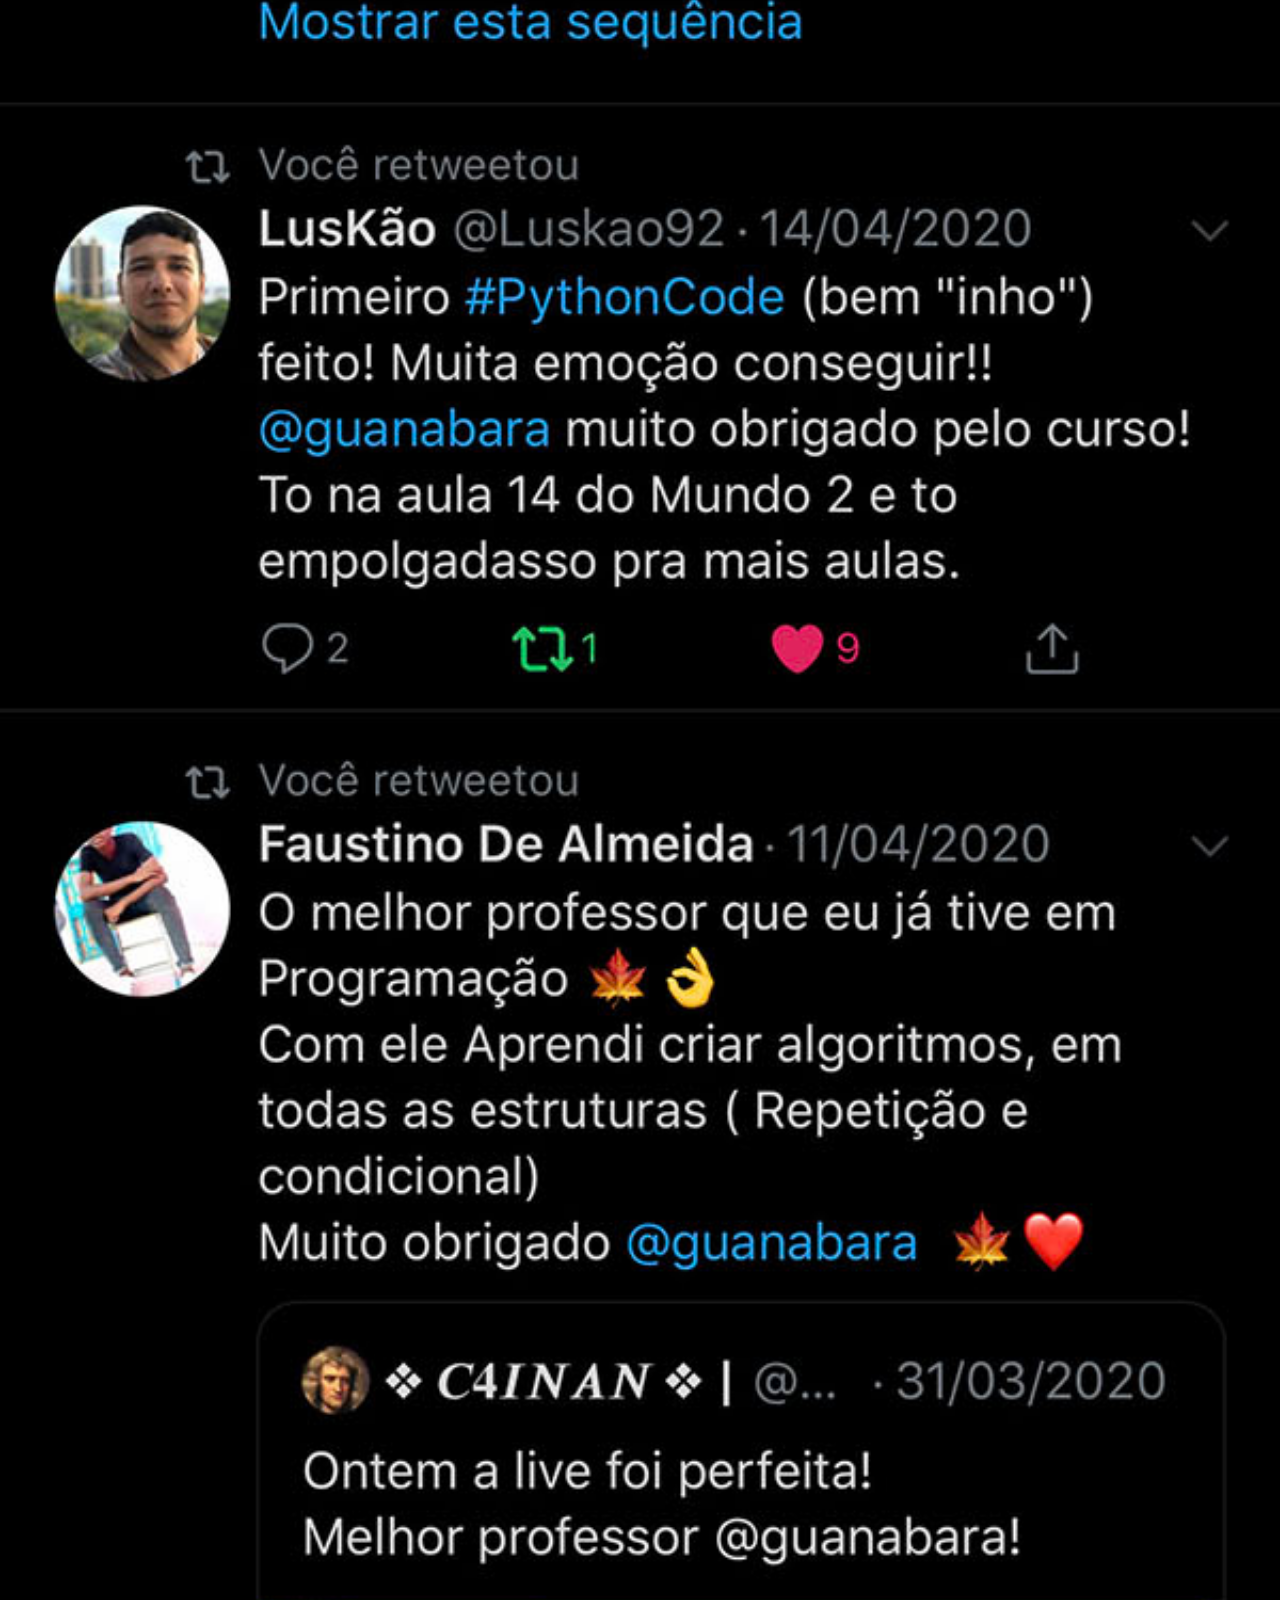
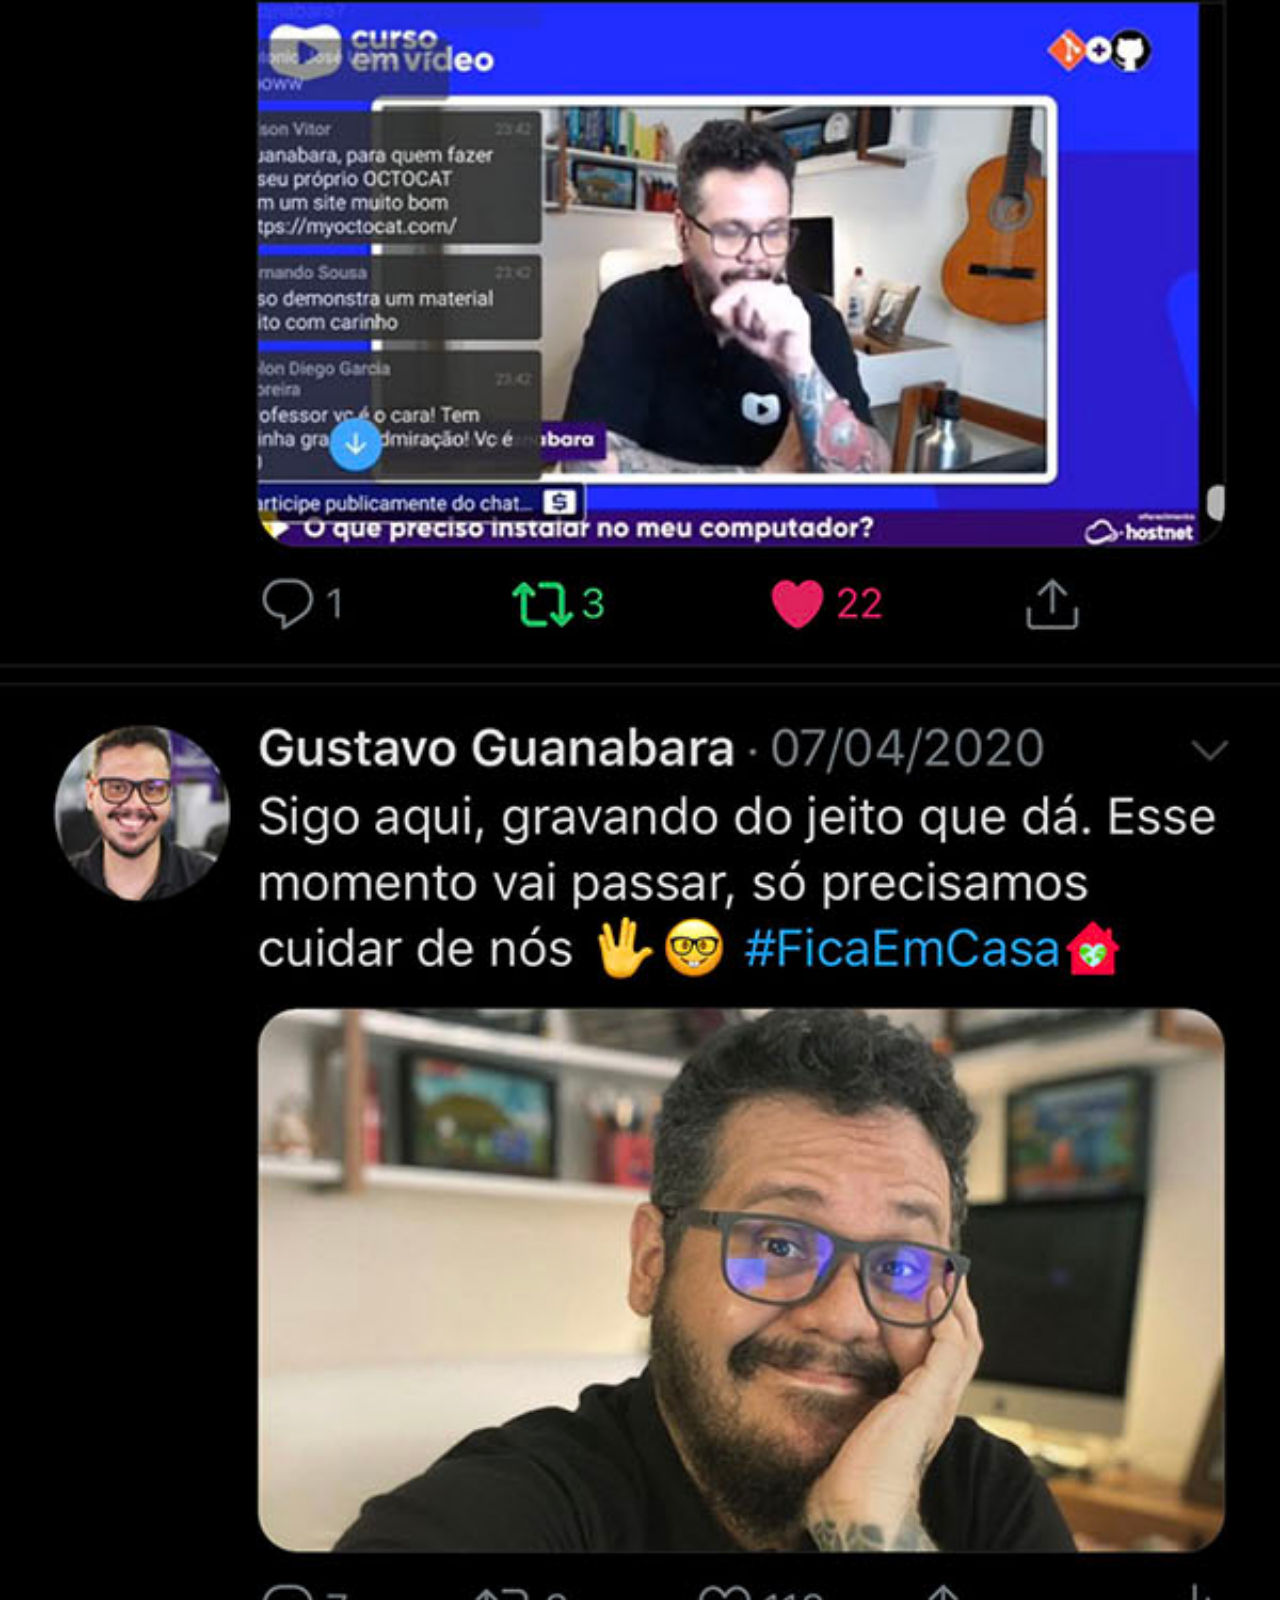
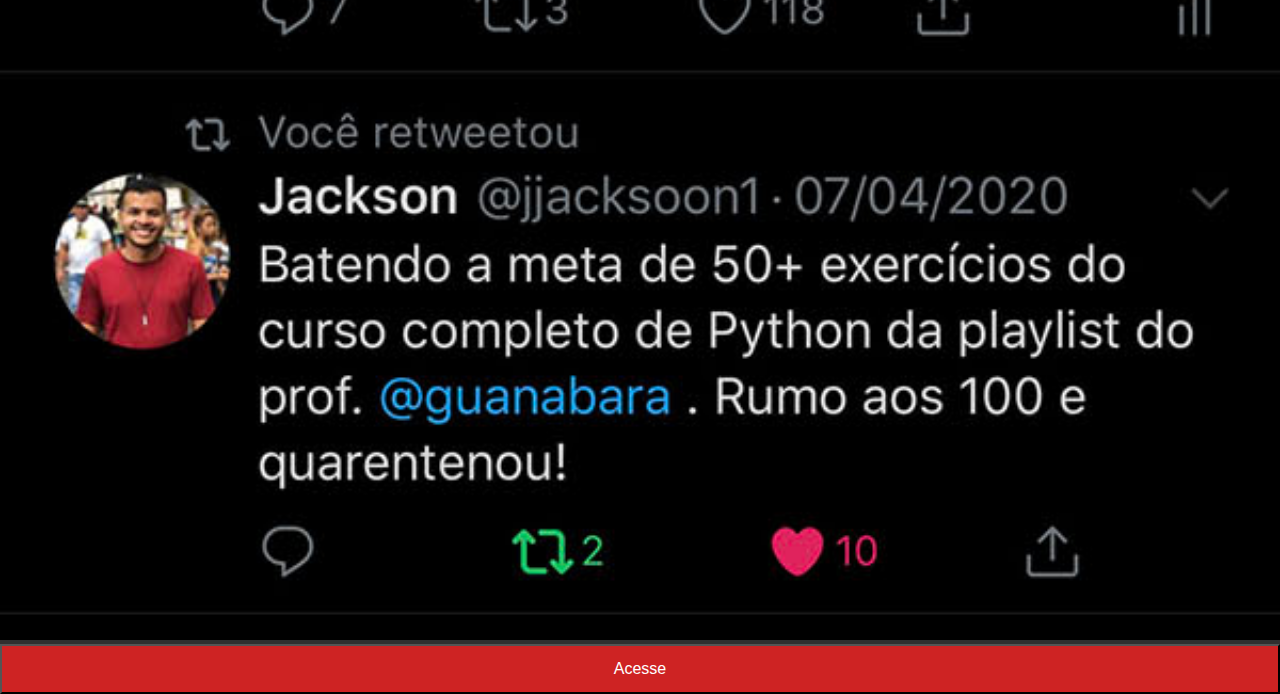
<file: extra-pages/twitter.html>
<!DOCTYPE html>
<html lang="pt-BR">
<head>
    <meta charset="UTF-8">
    <meta name="viewport" content="width=device-width, initial-scale=1.0">
    <title>Home</title>
    <style>
        * {
            margin: 0;
            padding: 0;
            box-sizing: border-box;
        }

        body::-webkit-scrollbar {
            width: 0;
            height: 0;
        }

        body {
            height: 100vh;
            background-color: rgba(0, 0, 0, 0.815);
        }
        img {
            width: 100%;
        }
        input {
            width: 100vw;
            height: 50px;

            background-color: rgb(206, 35, 35);
            color: white;

            font-size: 1em;

            font-family: Arial, Helvetica, sans-serif;
        }
    </style>
</head>
<body>
    <img src="../image/tela-twitter.jpg" alt="print do youtube">
    <a href="https://x.com/guanabara?ref_src=twsrc%5Egoogle%7Ctwcamp%5Eserp%7Ctwgr%5Eauthor" target="_blank" rel="external"><input type="button" value="Acesse"></a>
</body>
</html>
</file>
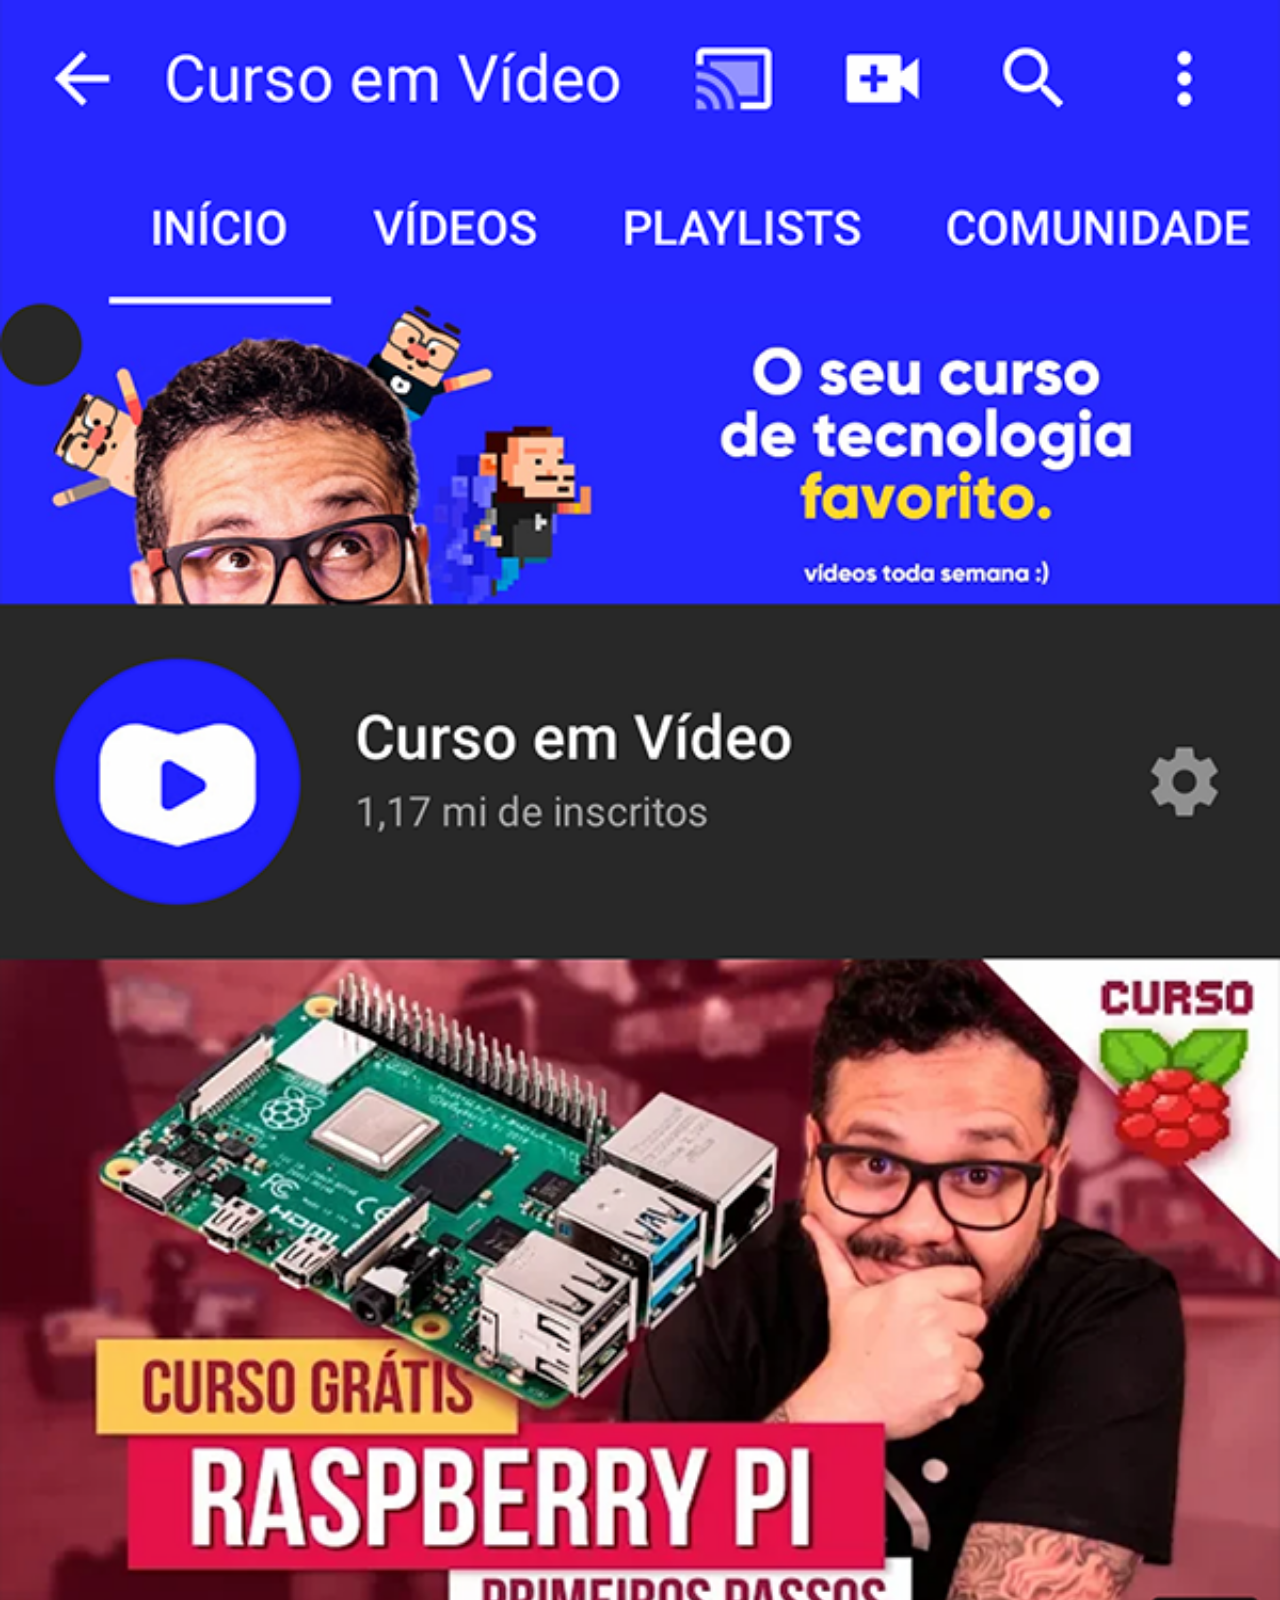
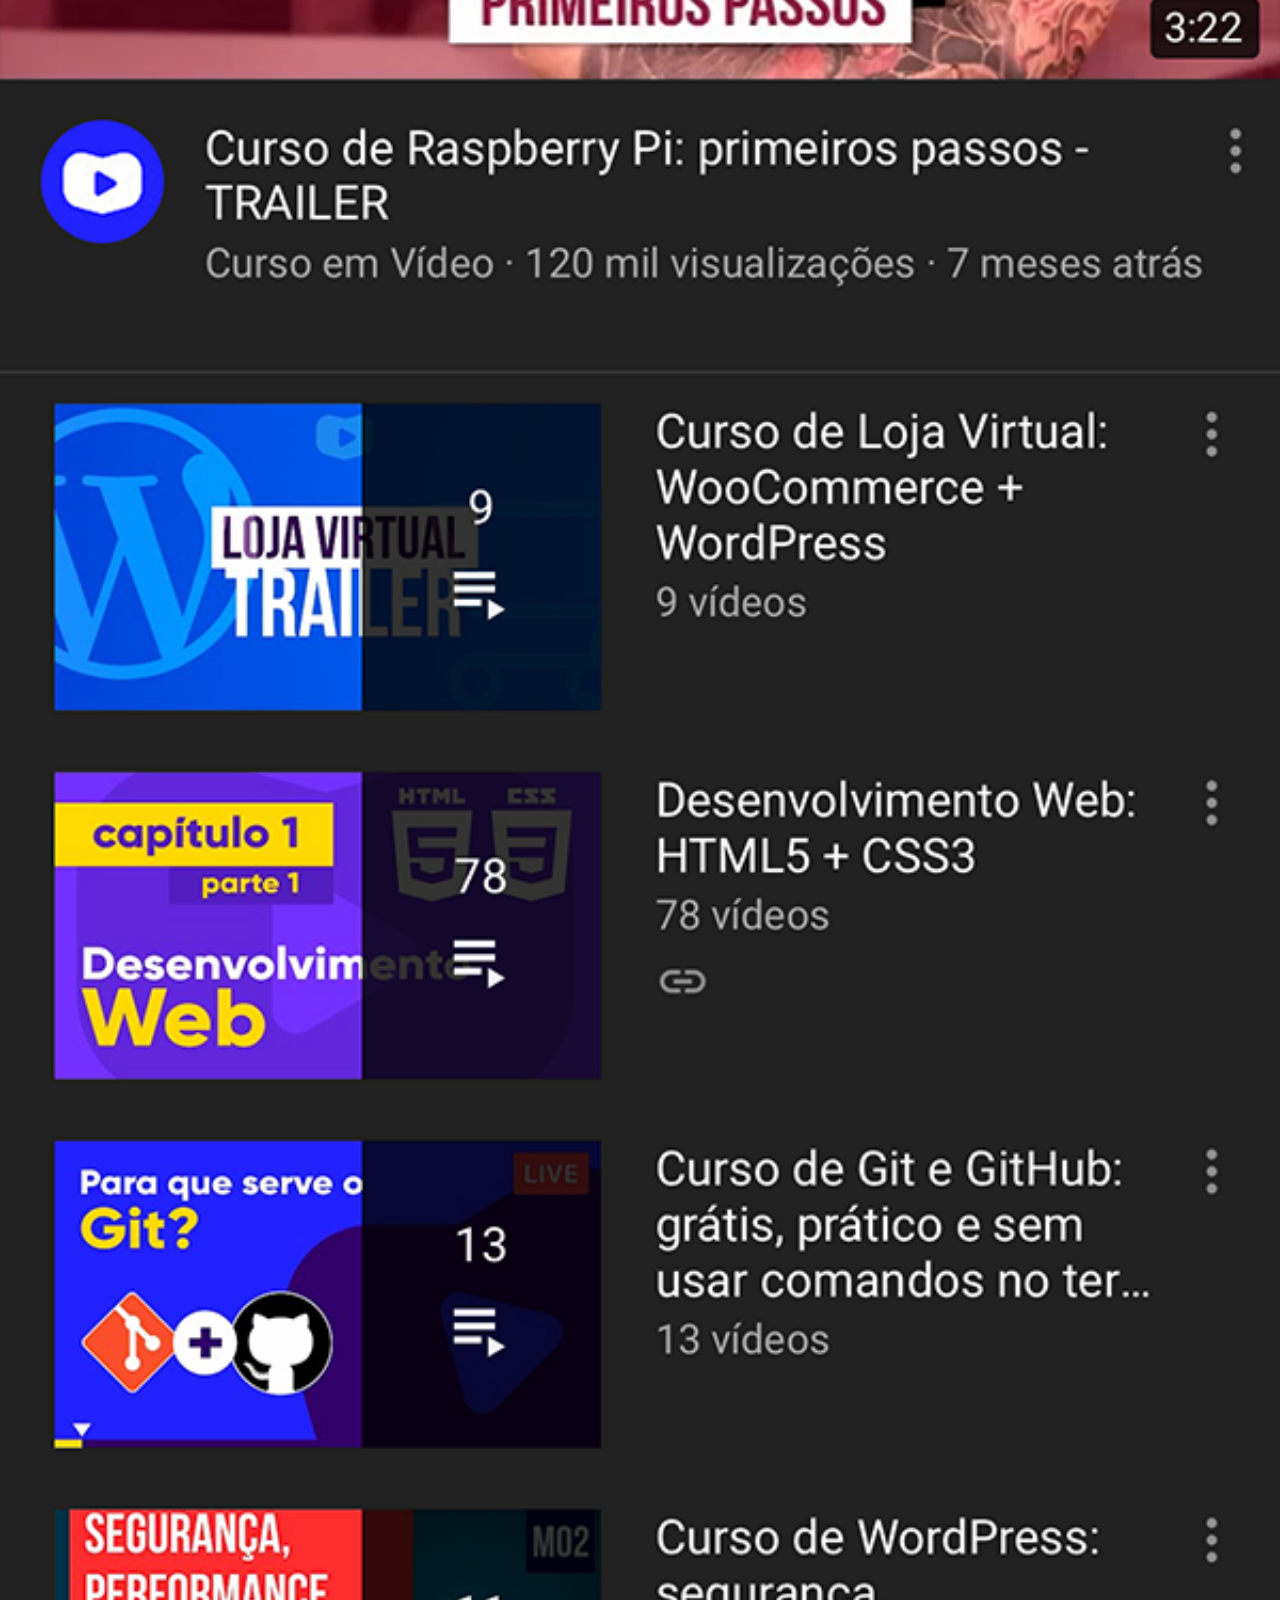
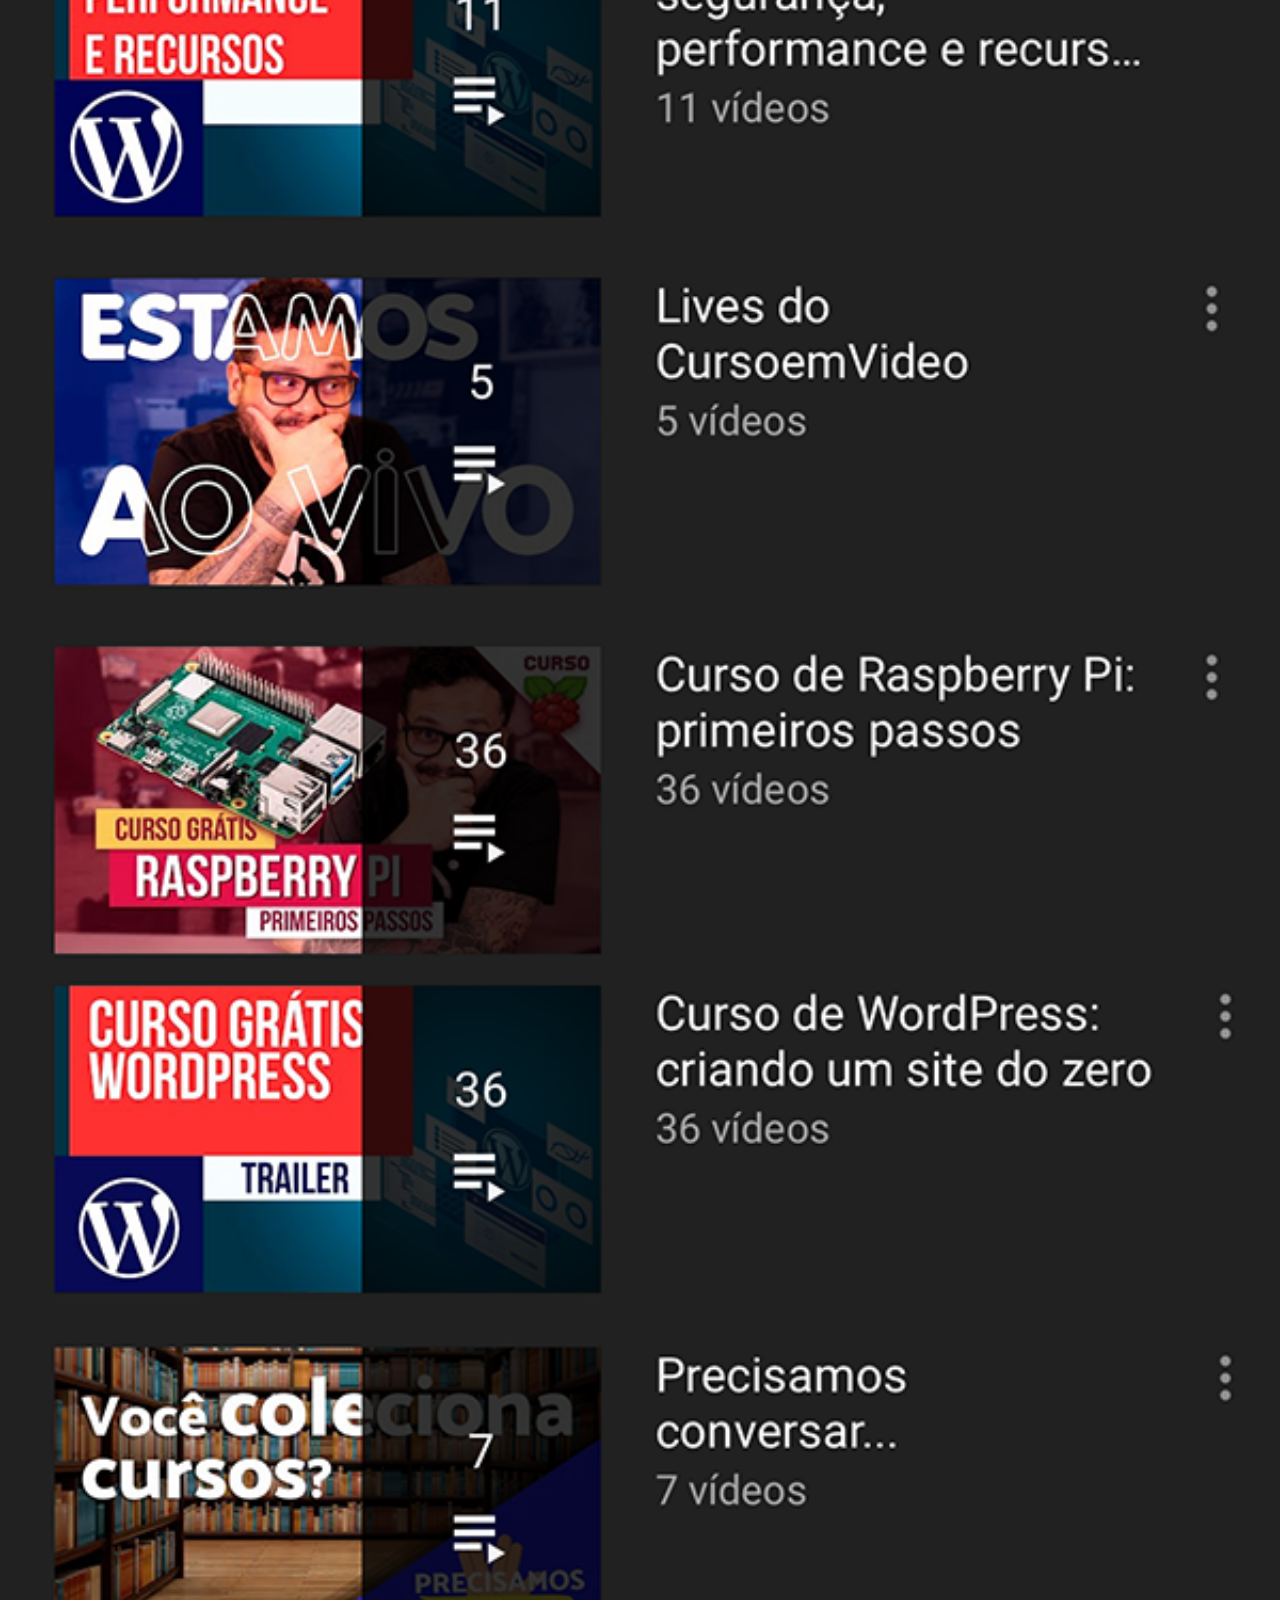
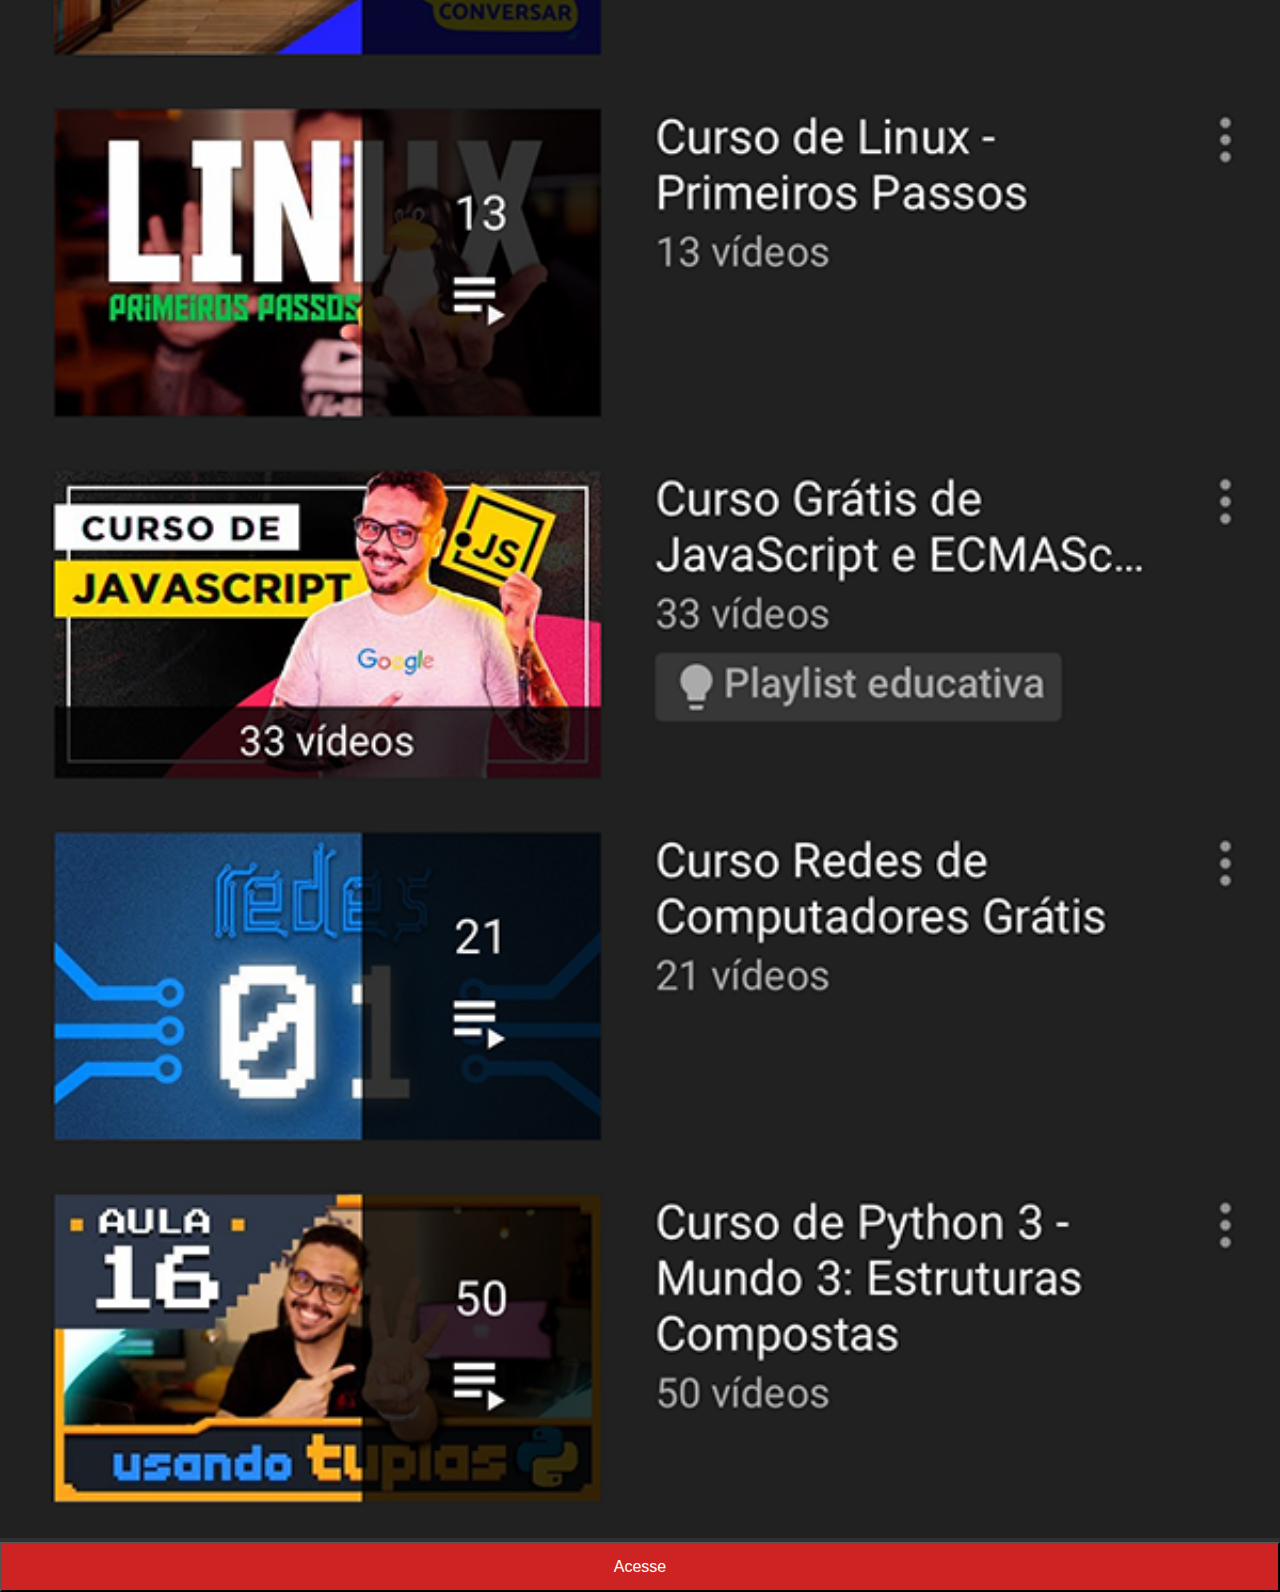
<file: extra-pages/youtube.html>
<!DOCTYPE html>
<html lang="pt-BR">
<head>
    <meta charset="UTF-8">
    <meta name="viewport" content="width=device-width, initial-scale=1.0">
    <title>Home</title>
    <style>
        * {
            margin: 0;
            padding: 0;
            box-sizing: border-box;
        }

        body::-webkit-scrollbar {
            width: 0;
            height: 0;
        }

        body {
            height: 100vh;
            background-color: rgba(0, 0, 0, 0.815);
        }
        img {
            width: 100%;
        }
        input {
            width: 100vw;
            height: 50px;

            background-color: rgb(206, 35, 35);
            color: white;

            font-size: 1em;

            font-family: Arial, Helvetica, sans-serif;
        }
    </style>
</head>
<body>
    <img src="../image/tela-youtube.png" alt="print do youtube">
    <a href="https://www.youtube.com/c/CursoemV%C3%ADdeo" target="_blank" rel="external"><input type="button" value="Acesse"></a>
</body>
</html>
</file>
<file: css/style.css>
* {
    margin: 0;
    padding: 0;

    box-sizing: border-box;
}

body {
    background: url(../image/fundo-madeira.jpg);
}

#conteiner {
    display: flex;
    
    align-items: center;
    justify-content: center;

    height: 100vh;
}


.conteiner_child_01 {

    position: relative;
}

#conteiner .conteiner_child_01 img {
    width: 300px;
    margin: 10px;
}

#iframe {
    position: absolute;
    top: 87px;
    left: 28px;
    
    width: 263px;
    height: 456px;

}

#conteiner .conteiner_child_02 {
    border: 1px solid rgba(255, 255, 255, 0.377);
    border-radius: 10px;

    background-color: rgba(0, 0, 0, 0.185);

    display: flex;
    align-items: center;
    justify-content: center;
    flex-direction: column;

    padding: 10px;
}

ul {
    display: flex;
    flex-direction: column;
}

.conteiner_child_02 ul li {
    list-style: none;

    margin: 10px;

    display: inline-block;
}

.conteiner_child_02 img {
    border-radius: 50%;

    width: 50px;

    transition: border 0.3s ease-in, transform 0.2s ease-in, box-shadow 0.2s ease-in;


    cursor: pointer;
}

.conteiner_child_02 img:hover {
    border: 1px solid white;
    transform: translate(3px, 3px);

    box-shadow: 5px 5px 5px rgba(0, 0, 0, 0.308);
}

.conteiner_child_02 img:active {
    opacity: .7;
}
</file>
